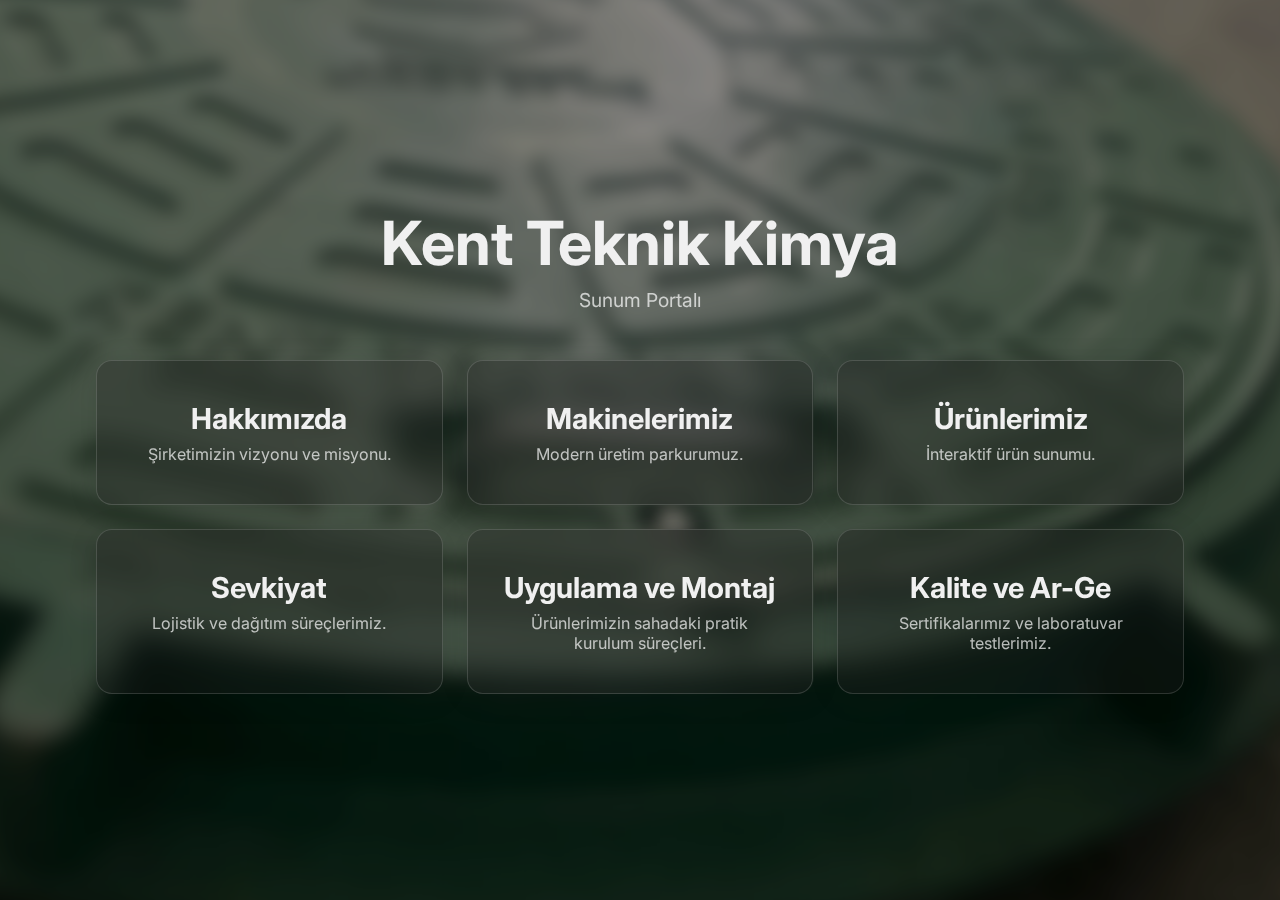
<file: index.html>
<!DOCTYPE html>
<html lang="tr">
<head>
    <meta charset="UTF-8">
    <meta name="viewport" content="width=device-width, initial-scale=1.0">
    <title>Kent Teknik Kimya - Sunum Portalı</title>
    <link rel="preconnect" href="https://fonts.googleapis.com">
    <link rel="preconnect" href="https://fonts.gstatic.com" crossorigin>
    <link href="https://fonts.googleapis.com/css2?family=Inter:wght@400;600;700&display=swap" rel="stylesheet">
    <link rel="stylesheet" href="style.css"> 
</head>
<body>
    <div class="portal-background"></div>

    <main class="portal-container">
        <header class="portal-header">
            <h1>Kent Teknik Kimya</h1>
            <a href="sunum.html" class="portal-subtitle">Sunum Portalı</a>
        </header>

        

        <nav class="portal-nav">
            <a href="hakkimizda.html" class="nav-card">
                <h2>Hakkımızda</h2>
                <p>Şirketimizin vizyonu ve misyonu.</p>
            </a>
            <a href="makineler.html" class="nav-card">
                <h2>Makinelerimiz</h2>
                <p>Modern üretim parkurumuz.</p>
            </a>
            <a href="products.html" class="nav-card">
                <h2>Ürünlerimiz</h2>
                <p>İnteraktif ürün sunumu.</p>
            </a>
            <a href="sevkiyat.html" class="nav-card">
                <h2>Sevkiyat</h2>
                <p>Lojistik ve dağıtım süreçlerimiz.</p>
            </a>
            <a href="montaj.html" class="nav-card"> 
                <h2>Uygulama ve Montaj</h2>
                <p>Ürünlerimizin sahadaki pratik kurulum süreçleri.</p>
            </a>
            <a href="kalite-arge.html" class="nav-card">
                <h2>Kalite ve Ar-Ge</h2>
                <p>Sertifikalarımız ve laboratuvar testlerimiz.</p>
            </a>            
        </nav>
    </main>
</body>
</html>
</file>
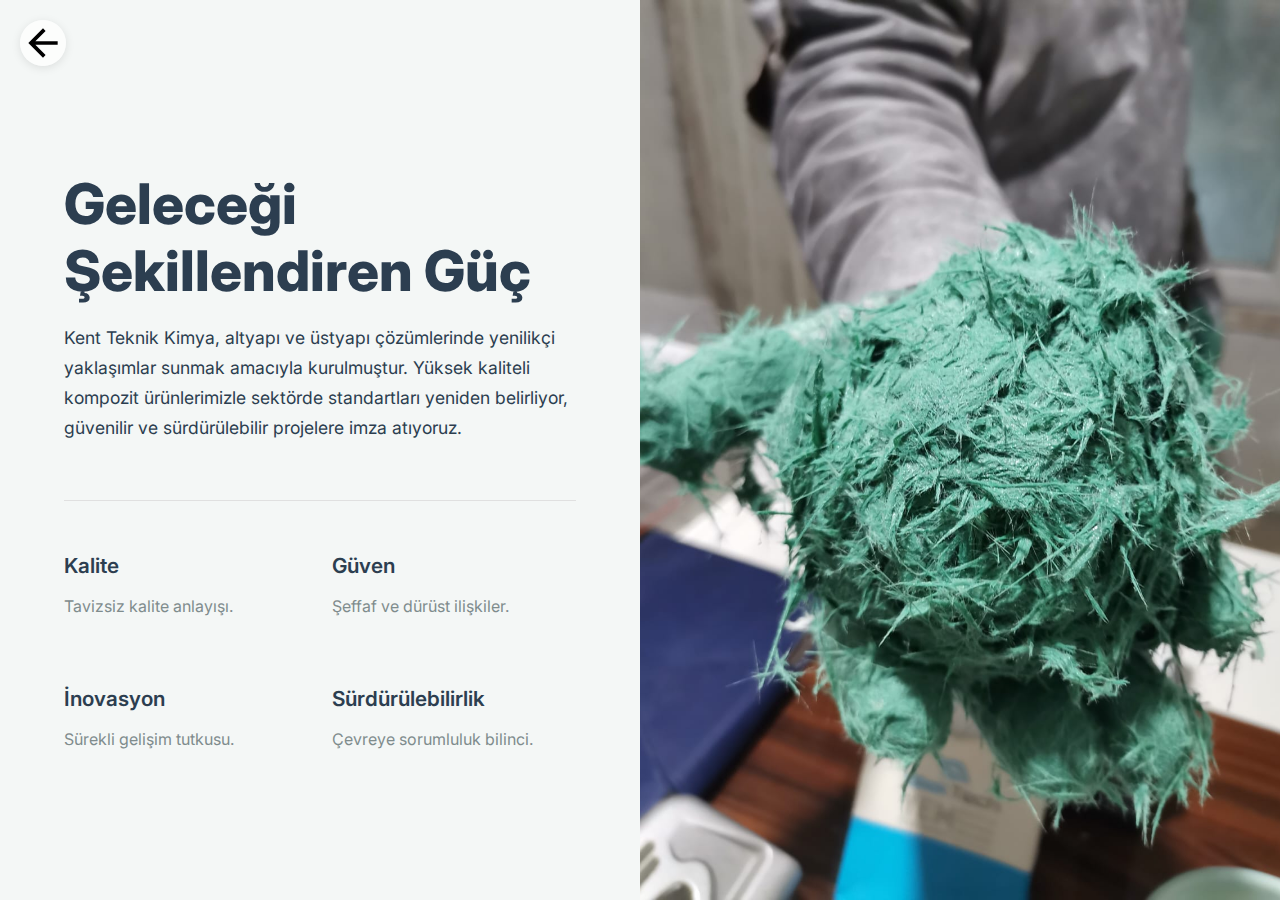
<file: hakkimizda.html>
<!DOCTYPE html>
<html lang="tr">
<head>
    <meta charset="UTF-8">
    <meta name="viewport" content="width=device-width, initial-scale=1.0">
    <title>Hakkımızda - Kent Teknik Kimya</title>
    <link rel="preconnect" href="https://fonts.googleapis.com">
    <link rel="preconnect" href="https://fonts.gstatic.com" crossorigin>
    <link href="https://fonts.googleapis.com/css2?family=Inter:wght@400;500;700;800&display=swap" rel="stylesheet">
    <link rel="stylesheet" href="hakkimizda-style.css">
</head>
<body>
    <a href="index.html" class="back-to-home" title="Ana Sayfaya Dön">
        <svg viewBox="0 0 24 24"><path d="M20 11H7.83l5.59-5.59L12 4l-8 8 8 8 1.41-1.41L7.83 13H20v-2z"></path></svg>
    </a>

    <!-- Ana Konteyner -->
    <main class="page-container">
        
        <!-- Sol Taraf: Metin İçeriği -->
        <section class="content-panel">
            <div class="content-block">
                <h1>Geleceği Şekillendiren Güç</h1>
                <p>
                    Kent Teknik Kimya, altyapı ve üstyapı çözümlerinde yenilikçi yaklaşımlar sunmak amacıyla kurulmuştur. Yüksek kaliteli kompozit ürünlerimizle sektörde standartları yeniden belirliyor, güvenilir ve sürdürülebilir projelere imza atıyoruz.
                </p>
            </div>
            
            <div class="values-grid">
                <!-- Değer 1: Kalite -->
                <div class="value-card">
                    <h4>Kalite</h4>
                    <p>Tavizsiz kalite anlayışı.</p>
                </div>
                <!-- Değer 2: Güven -->
                <div class="value-card">
                    <h4>Güven</h4>
                    <p>Şeffaf ve dürüst ilişkiler.</p>
                </div>
                <!-- Değer 3: İnovasyon -->
                <div class="value-card">
                    <h4>İnovasyon</h4>
                    <p>Sürekli gelişim tutkusu.</p>
                </div>
                <!-- Değer 4: Sürdürülebilirlik -->
                <div class="value-card">
                    <h4>Sürdürülebilirlik</h4>
                    <p>Çevreye sorumluluk bilinci.</p>
                </div>
            </div>
        </section>

        <!-- Sağ Taraf: Ana Görsel -->
        <section class="image-panel">
            <!-- Arka plan olarak CSS'den eklenecek -->
        </section>
        
    </main>
</body>
</html>
</file>
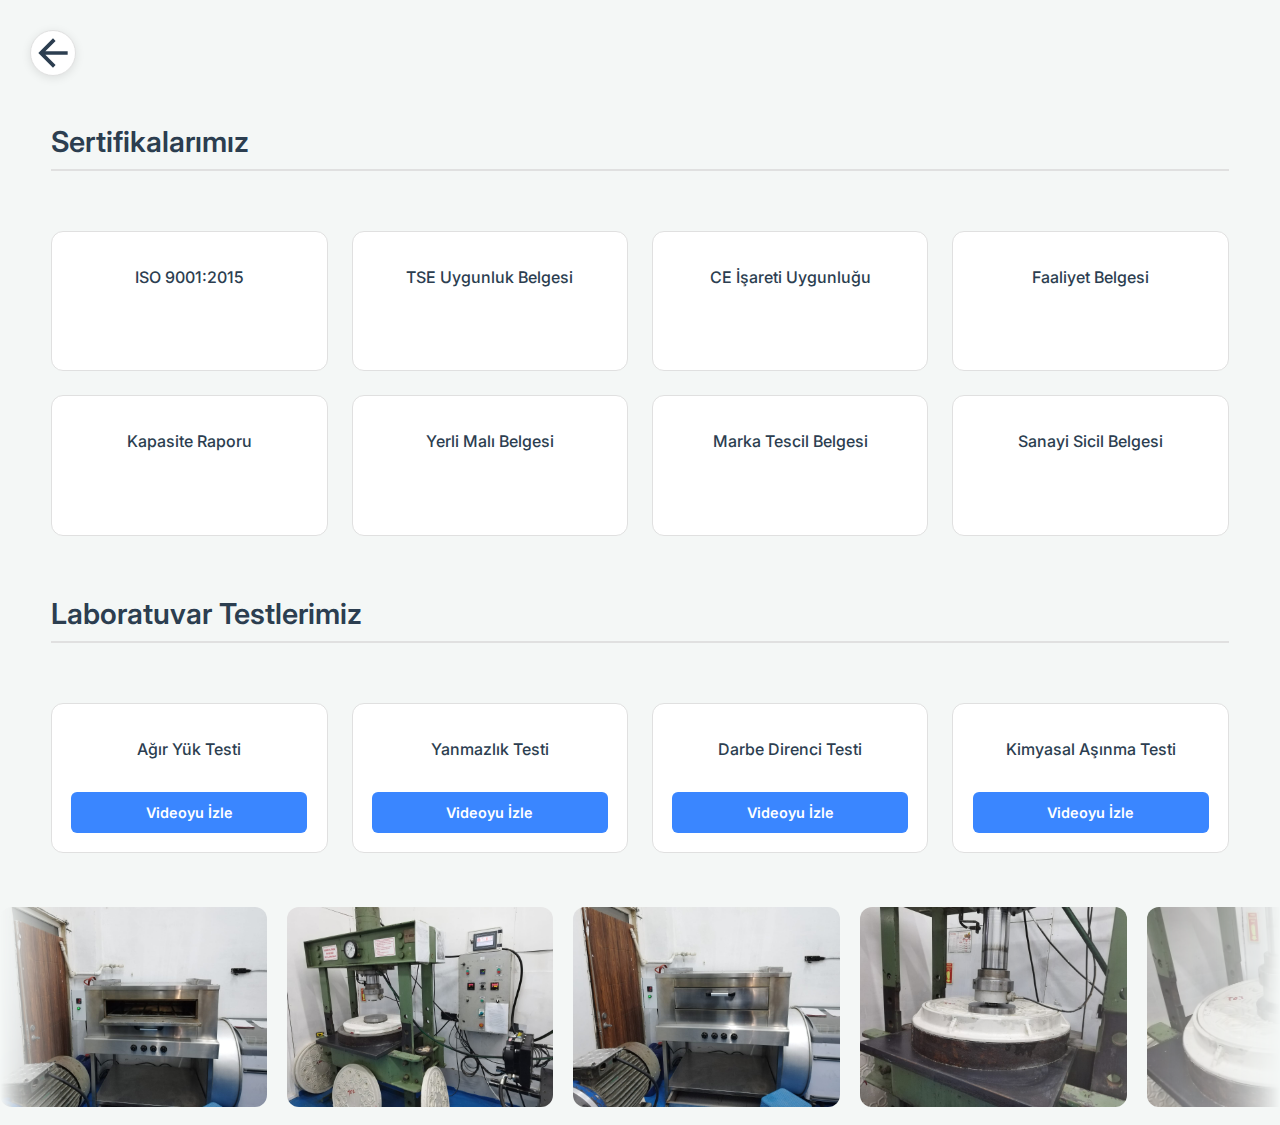
<file: kalite-arge.html>
<!DOCTYPE html>
<html lang="tr">
<head>
    <meta charset="UTF-8">
    <meta name="viewport" content="width=device-width, initial-scale=1.0">
    <title>Kalite ve Ar-Ge - Kent Teknik Kimya</title>
    <link rel="preconnect" href="https://fonts.googleapis.com">
    <link rel="preconnect" href="https://fonts.gstatic.com" crossorigin>
    <link href="https://fonts.googleapis.com/css2?family=Inter:wght@400;600;700&display=swap" rel="stylesheet">
    <!-- Doğru CSS dosyasına bağlandığından emin olun -->
    <link rel="stylesheet" href="kalite-arge-style.css">
</head>
<body>
    <a href="index.html" class="back-to-home" title="Ana Sayfaya Dön">
        <svg viewBox="0 0 24 24"><path d="M20 11H7.83l5.59-5.59L12 4l-8 8 8 8 1.41-1.41L7.83 13H20v-2z"></path></svg>
    </a>

    <main class="page-container">
        <!-- Sertifikalar Bölümü -->
        <h2 class="section-title">Sertifikalarımız</h2>
        <section class="documents-grid certificate-grid"> 
            <!-- Satır 1 -->
            <a href="belge/İSO 9001.pdf" target="_blank" class="document-card minimal-card">
                <h3>ISO 9001:2015</h3>
            </a>
            <a href="belge/TSE BELGESİ - KTK.PDF" target="_blank" class="document-card minimal-card">
                <h3>TSE Uygunluk Belgesi</h3>
            </a>
            <a href="belge/KENT TEKNİK KİMYA CE BELGESİ (1).pdf" target="_blank" class="document-card minimal-card">
                <h3>CE İşareti Uygunluğu</h3>
            </a>
            <a href="belge/Faaliyet belgesi - KTK.pdf" target="_blank" class="document-card minimal-card">
                <h3>Faaliyet Belgesi</h3>
            </a>

            <!-- Satır 2 -->
            <a href="belge/KAPASİTE RAPORU - KTK.pdf" target="_blank" class="document-card minimal-card">
                <h3>Kapasite Raporu</h3>
            </a>
            <a href="belge/yerli malı (1).pdf" target="_blank" class="document-card minimal-card">
                <h3>Yerli Malı Belgesi</h3>
            </a>
            <a href="belge/Kent Teknik Kimya Tescil belgesi (1).pdf" target="_blank" class="document-card minimal-card">
                <h3>Marka Tescil Belgesi</h3>
            </a>
            <a href="belge/Sanayi Sicil Belgesi 21.08.2024 (1).pdf" target="_blank" class="document-card minimal-card">
                <h3>Sanayi Sicil Belgesi</h3>
            </a>
        </section>

        <h2 class="section-title">Laboratuvar Testlerimiz</h2>
        <section class="documents-grid video-grid">
            <!-- 4 Video Kartı -->
            <div class="document-card minimal-card video-card" onclick="openVideoModal('dQw4w9WgXcQ')"><h3>Ağır Yük Testi</h3><button class="card-button">Videoyu İzle</button></div>
            <div class="document-card minimal-card video-card" onclick="openVideoModal('y2k5251tEa4')"><h3>Yanmazlık Testi</h3><button class="card-button">Videoyu İzle</button></div>
            <div class="document-card minimal-card video-card" onclick="openVideoModal('VIDEO_ID_3')"><h3>Darbe Direnci Testi</h3><button class="card-button">Videoyu İzle</button></div>
            <div class="document-card minimal-card video-card" onclick="openVideoModal('VIDEO_ID_4')"><h3>Kimyasal Aşınma Testi</h3><button class="card-button">Videoyu İzle</button></div>
        </section>
    </main>

    <footer class="slider-section">
        <div class="slider">
            <div class="list">
                
                <div class="item"><img src="deneyler/den.jpg" alt="Lab 1"></div>
                <div class="item"><img src="deneyler/den1.jpg" alt="Lab 2"></div>
                <div class="item"><img src="deneyler/den2.jpg" alt="Lab 3"></div>
                <div class="item"><img src="deneyler/den3.jpg" alt="Lab 1"></div>
                <div class="item"><img src="deneyler/den4.jpg" alt="Lab 2"></div>
                <div class="item"><img src="deneyler/den5.jpg" alt="Lab 3"></div>
                <div class="item"><img src="deneyler/den6.jpg" alt="Lab 1"></div>
                <div class="item"><img src="deneyler/den7.jpg" alt="Lab 2"></div>
                <div class="item"><img src="deneyler/den8.jpg" alt="Lab 3"></div>
                <div class="item"><img src="deneyler/den9.jpg" alt="Lab 1"></div>
                <div class="item"><img src="deneyler/den10.jpg" alt="Lab 2"></div>
                <div class="item"><img src="deneyler/den11.jpg" alt="Lab 3"></div>
                <div class="item"><img src="deneyler/deney.jpg" alt="Lab 3"></div>
            </div>
            <div class="list" aria-hidden="true">
                 <div class="item"><img src="deneyler/den.jpg" alt="Lab 1"></div>
                <div class="item"><img src="deneyler/den1.jpg" alt="Lab 2"></div>
                <div class="item"><img src="deneyler/den2.jpg" alt="Lab 3"></div>
                <div class="item"><img src="deneyler/den3.jpg" alt="Lab 1"></div>
                <div class="item"><img src="deneyler/den4.jpg" alt="Lab 2"></div>
                <div class="item"><img src="deneyler/den5.jpg" alt="Lab 3"></div>
                <div class="item"><img src="deneyler/den6.jpg" alt="Lab 1"></div>
                <div class="item"><img src="deneyler/den7.jpg" alt="Lab 2"></div>
                <div class="item"><img src="deneyler/den8.jpg" alt="Lab 3"></div>
                <div class="item"><img src="deneyler/den9.jpg" alt="Lab 1"></div>
                <div class="item"><img src="deneyler/den10.jpg" alt="Lab 2"></div>
                <div class="item"><img src="deneyler/den11.jpg" alt="Lab 3"></div>
                <div class="item"><img src="deneyler/deney.jpg" alt="Lab 3"></div>
            </div>
        </div>
    </footer>

    
    <div id="video-modal" class="video-modal">
        
    </div>
    <script>
        document.addEventListener('DOMContentLoaded', () => {
            const sliders = document.querySelectorAll('.slider');
            const isTouchDevice = () => {
                return ('ontouchstart' in window) || (navigator.maxTouchPoints > 0);
            };
    
            sliders.forEach(slider => {
                const lists = slider.querySelectorAll('.list');
    
                if (isTouchDevice()) {
                    slider.addEventListener('click', () => {
                        lists.forEach(list => {
                            const currentState = getComputedStyle(list).animationPlayState;
                            list.style.animationPlayState = (currentState === 'paused') ? 'running' : 'paused';
                        });
                    });
    
                } else {
                    let isPausedByClick = false;
                    slider.addEventListener('mouseenter', () => {
                        lists.forEach(list => list.style.animationPlayState = 'paused');
                    });
    
                    slider.addEventListener('mouseleave', () => {
                        if (!isPausedByClick) {
                            lists.forEach(list => list.style.animationPlayState = 'running');
                        }
                    });
                    slider.addEventListener('click', () => {
                        isPausedByClick = !isPausedByClick; 
                        
                        if (isPausedByClick) {
                            lists.forEach(list => list.style.animationPlayState = 'paused');
                        } else {
                        }
                    });
                }
            });
        });
    </script>
</body>
</html>
</file>
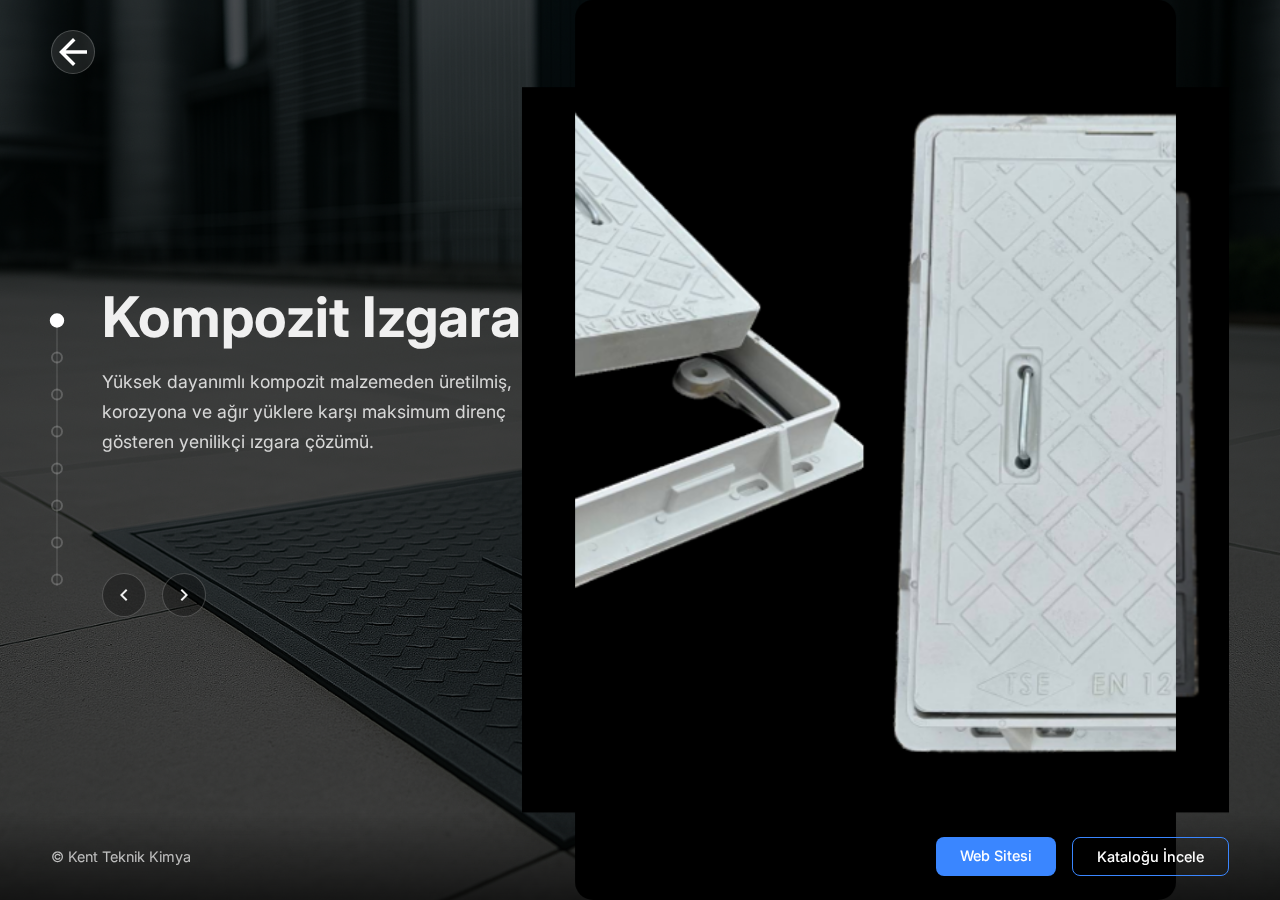
<file: products.html>
<!DOCTYPE html>
<html lang="tr">
<head>
    <meta charset="UTF-8">
    <meta name="viewport" content="width=device-width, initial-scale=1.0">
    <title>Kent Teknik Kimya - Ürünlerimiz</title>
    <link rel="preconnect" href="https://fonts.googleapis.com">
    <link rel="preconnect" href="https://fonts.gstatic.com" crossorigin>
    <link href="https://fonts.googleapis.com/css2?family=Inter:wght@400;700;800&display=swap" rel="stylesheet">
    <link rel="stylesheet" href="https://cdn.jsdelivr.net/npm/swiper@8/swiper-bundle.min.css"/>
    <link rel="stylesheet" href="products.css">
</head>
<body>
    <a href="index.html" class="back-to-home" title="Ana Sayfaya Dön">
        <svg viewBox="0 0 24 24"><path d="M20 11H7.83l5.59-5.59L12 4l-8 8 8 8 1.41-1.41L7.83 13H20v-2z"></path></svg>
    </a>

    <main class="showcase">
        <!-- background-slider div'i burada olmalı -->
        <div class="background-slider"></div>
        
        <div class="showcase-content">
            <section class="content-panel">
                <!-- timeline-nav div'i burada olmalı -->
                <div class="timeline-nav"></div> 
                <div class="text-rotator"></div>
                <div class="navigation-arrows">
                    <button class="arrow-btn prev-btn"><svg viewBox="0 0 24 24"><path d="M15.41 7.41L14 6l-6 6 6 6 1.41-1.41L10.83 12z"></path></svg></button>
                    <button class="arrow-btn next-btn"><svg viewBox="0 0 24 24"><path d="M8.59 16.59L10 18l6-6-6-6-1.41 1.41L13.17 12z"></path></svg></button>
                </div>
            </section>
            <section class="card-slider">
                <div class="swiper">
                    <div class="swiper-wrapper"></div>
                </div>
            </section>
        </div>
    </main>

    <footer class="site-footer">
        <p class="copyright-text">© Kent Teknik Kimya</p>
        <div class="footer-buttons">
            <a href="https://www.kentteknikkimya.com.tr/" target="_blank" class="button">Web Sitesi</a>
            <a href="https://www.kentteknikkimya.com.tr/katalog/" target="_blank" class="button button-secondary">Kataloğu İncele</a>
        </div>
    </footer>

    <!-- SCRIPTLER (defer özelliği ile) -->
    <script src="https://cdn.jsdelivr.net/npm/swiper@8/swiper-bundle.min.js" defer></script>
    <script src="products.js" defer></script>
</body>
</html>
</file>
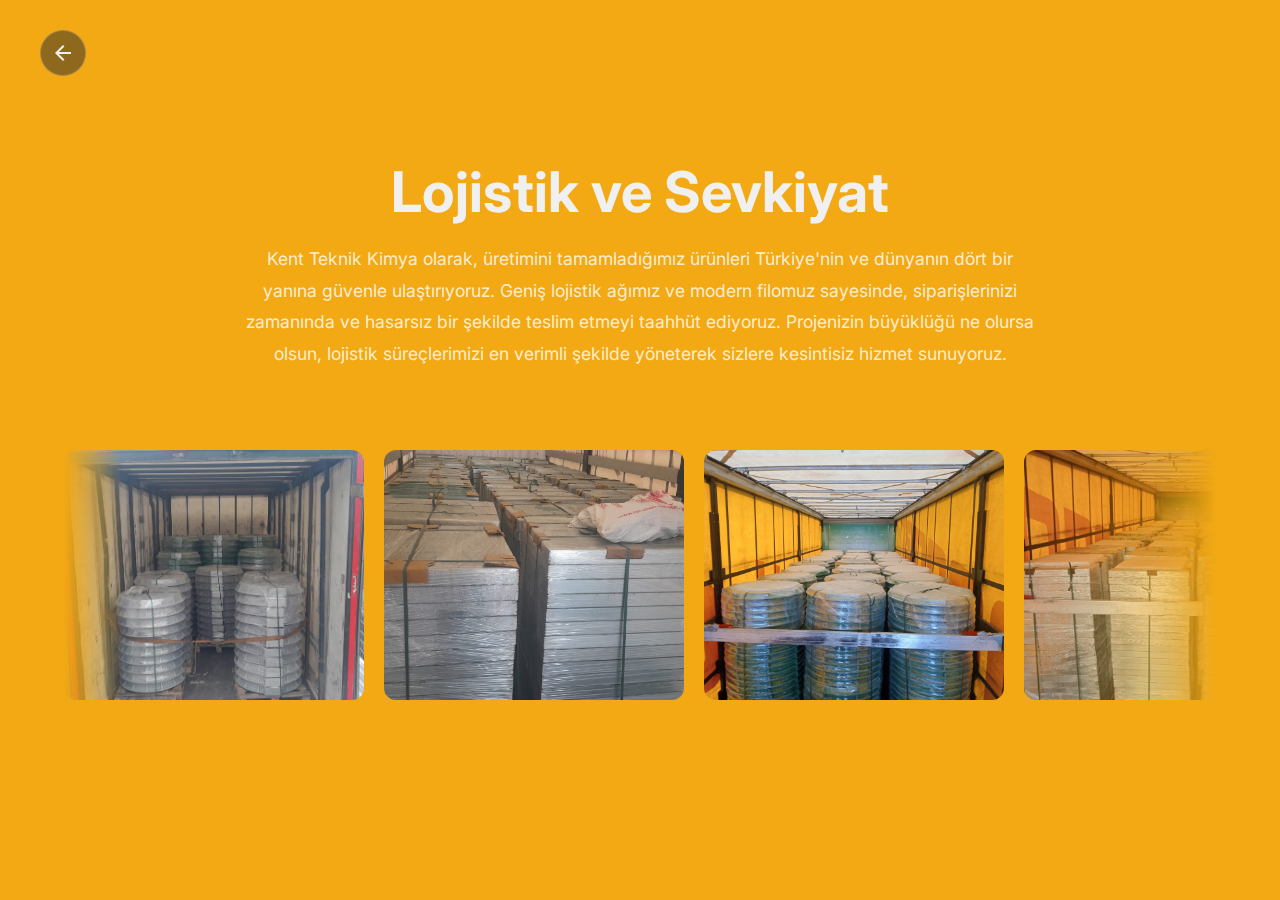
<file: sevkiyat.html>
<!DOCTYPE html>
<html lang="tr">
<head>
    <meta charset="UTF-8">
    <meta name="viewport" content="width=device-width, initial-scale=1.0">
    <title>Kent Teknik Kimya - Lojistik ve Sevkiyat</title>
    <link rel="preconnect" href="https://fonts.googleapis.com">
    <link rel="preconnect" href="https://fonts.gstatic.com" crossorigin>
    <link href="https://fonts.googleapis.com/css2?family=Inter:wght@400;600;700&display=swap" rel="stylesheet">
    <link rel="stylesheet" href="sevkiyat-style.css">
</head>
<body>
    <a href="index.html" class="back-to-home" title="Ana Sayfaya Dön">
        <svg viewBox="0 0 24 24"><path d="M20 11H7.83l5.59-5.59L12 4l-8 8 8 8 1.41-1.41L7.83 13H20v-2z"></path></svg>
    </a>

    <main class="page-container">
        <section class="content-section">
            <h1>Lojistik ve Sevkiyat</h1>
            <p>
                Kent Teknik Kimya olarak, üretimini tamamladığımız ürünleri Türkiye'nin ve dünyanın dört bir yanına güvenle ulaştırıyoruz. Geniş lojistik ağımız ve modern filomuz sayesinde, siparişlerinizi zamanında ve hasarsız bir şekilde teslim etmeyi taahhüt ediyoruz. Projenizin büyüklüğü ne olursa olsun, lojistik süreçlerimizi en verimli şekilde yöneterek sizlere kesintisiz hizmet sunuyoruz.
            </p>
        </section>

        <!-- Sonsuz Dönen Fotoğraf Şeridi -->
        <!-- Sonsuz Dönen Fotoğraf Şeridi (GÜNCELLENMİŞ YAPI) -->
        <section class="slider-section">
            <div class="slider">
                <!-- Resim listesi 2 kez kopyalandı -->
                <div class="list">
                    <div class="item"><img src="resim/loj.jpg" alt=""></div>
                    <div class="item"><img src="resim/loj1.jpg" alt=""></div>
                    <div class="item"><img src="resim/loj2.jpg" alt=""></div>
                    <div class="item"><img src="resim/loj3.jpg" alt=""></div>
                    <div class="item"><img src="resim/loj4.jpg" alt=""></div>
                    <div class="item"><img src="resim/loj5.jpg" alt=""></div>
                    <div class="item"><img src="resim/loj6.jpg" alt=""></div>
                    <div class="item"><img src="resim/loj7.jpg" alt=""></div>
                    <div class="item"><img src="resim/loj8.jpg" alt=""></div>
                    <div class="item"><img src="resim/loj9.jpg" alt=""></div>
                    <div class="item"><img src="resim/loj10.jpg" alt=""></div>
                    <div class="item"><img src="resim/loj11.jpg" alt=""></div>
                    <div class="item"><img src="resim/loj12.jpg" alt=""></div>
                    <div class="item"><img src="resim/loj13.jpg" alt=""></div>
                    <div class="item"><img src="resim/loj14.jpg" alt=""></div>
                    <div class="item"><img src="resim/loj15.jpg" alt=""></div>
                    <div class="item"><img src="resim/loj16.jpg" alt=""></div>
                    <div class="item"><img src="resim/loj17.jpg" alt=""></div>
                    <div class="item"><img src="resim/loj18.jpg" alt=""></div>
                    <div class="item"><img src="resim/loj19.jpg" alt=""></div>
                    <div class="item"><img src="resim/loj20.jpg" alt=""></div>
                    <div class="item"><img src="resim/loj21.jpg" alt=""></div>
                    <div class="item"><img src="resim/loj22.jpg" alt=""></div>
                    <div class="item"><img src="resim/loj23.jpg" alt=""></div>
                    <div class="item"><img src="resim/loj24.jpg" alt=""></div>
                </div>
                <!-- Kopyalanmış liste -->
                <div class="list" aria-hidden="true">
                    <div class="item"><img src="resim/loj.jpg" alt=""></div>
                    <div class="item"><img src="resim/loj1.jpg" alt=""></div>
                    <div class="item"><img src="resim/loj2.jpg" alt=""></div>
                    <div class="item"><img src="resim/loj3.jpg" alt=""></div>
                    <div class="item"><img src="resim/loj4.jpg" alt=""></div>
                    <div class="item"><img src="resim/loj5.jpg" alt=""></div>
                    <div class="item"><img src="resim/loj6.jpg" alt=""></div>
                    <div class="item"><img src="resim/loj7.jpg" alt=""></div>
                    <div class="item"><img src="resim/loj8.jpg" alt=""></div>
                    <div class="item"><img src="resim/loj9.jpg" alt=""></div>
                    <div class="item"><img src="resim/loj10.jpg" alt=""></div>
                    <div class="item"><img src="resim/loj11.jpg" alt=""></div>
                    <div class="item"><img src="resim/loj12.jpg" alt=""></div>
                    <div class="item"><img src="resim/loj13.jpg" alt=""></div>
                    <div class="item"><img src="resim/loj14.jpg" alt=""></div>
                    <div class="item"><img src="resim/loj15.jpg" alt=""></div>
                    <div class="item"><img src="resim/loj16.jpg" alt=""></div>
                    <div class="item"><img src="resim/loj17.jpg" alt=""></div>
                    <div class="item"><img src="resim/loj18.jpg" alt=""></div>
                    <div class="item"><img src="resim/loj19.jpg" alt=""></div>
                    <div class="item"><img src="resim/loj20.jpg" alt=""></div>
                    <div class="item"><img src="resim/loj21.jpg" alt=""></div>
                    <div class="item"><img src="resim/loj22.jpg" alt=""></div>
                    <div class="item"><img src="resim/loj23.jpg" alt=""></div>
                    <div class="item"><img src="resim/loj24.jpg" alt=""></div>
                </div>
            </div>
        </section>
    </main>
    <script>
        document.addEventListener('DOMContentLoaded', () => {
            const sliders = document.querySelectorAll('.slider');
            const isTouchDevice = () => {
                return ('ontouchstart' in window) || (navigator.maxTouchPoints > 0);
            };
    
            sliders.forEach(slider => {
                const lists = slider.querySelectorAll('.list');
    
                if (isTouchDevice()) {
                    slider.addEventListener('click', () => {
                        lists.forEach(list => {
                            const currentState = getComputedStyle(list).animationPlayState;
                            list.style.animationPlayState = (currentState === 'paused') ? 'running' : 'paused';
                        });
                    });
    
                } else {
                    let isPausedByClick = false;
                    slider.addEventListener('mouseenter', () => {
                        lists.forEach(list => list.style.animationPlayState = 'paused');
                    });
    
                    slider.addEventListener('mouseleave', () => {
                        if (!isPausedByClick) {
                            lists.forEach(list => list.style.animationPlayState = 'running');
                        }
                    });
                    slider.addEventListener('click', () => {
                        isPausedByClick = !isPausedByClick; 
                        
                        if (isPausedByClick) {
                            lists.forEach(list => list.style.animationPlayState = 'paused');
                        } else {
                        }
                    });
                }
            });
        });
    </script>
</body>
</html>
</file>
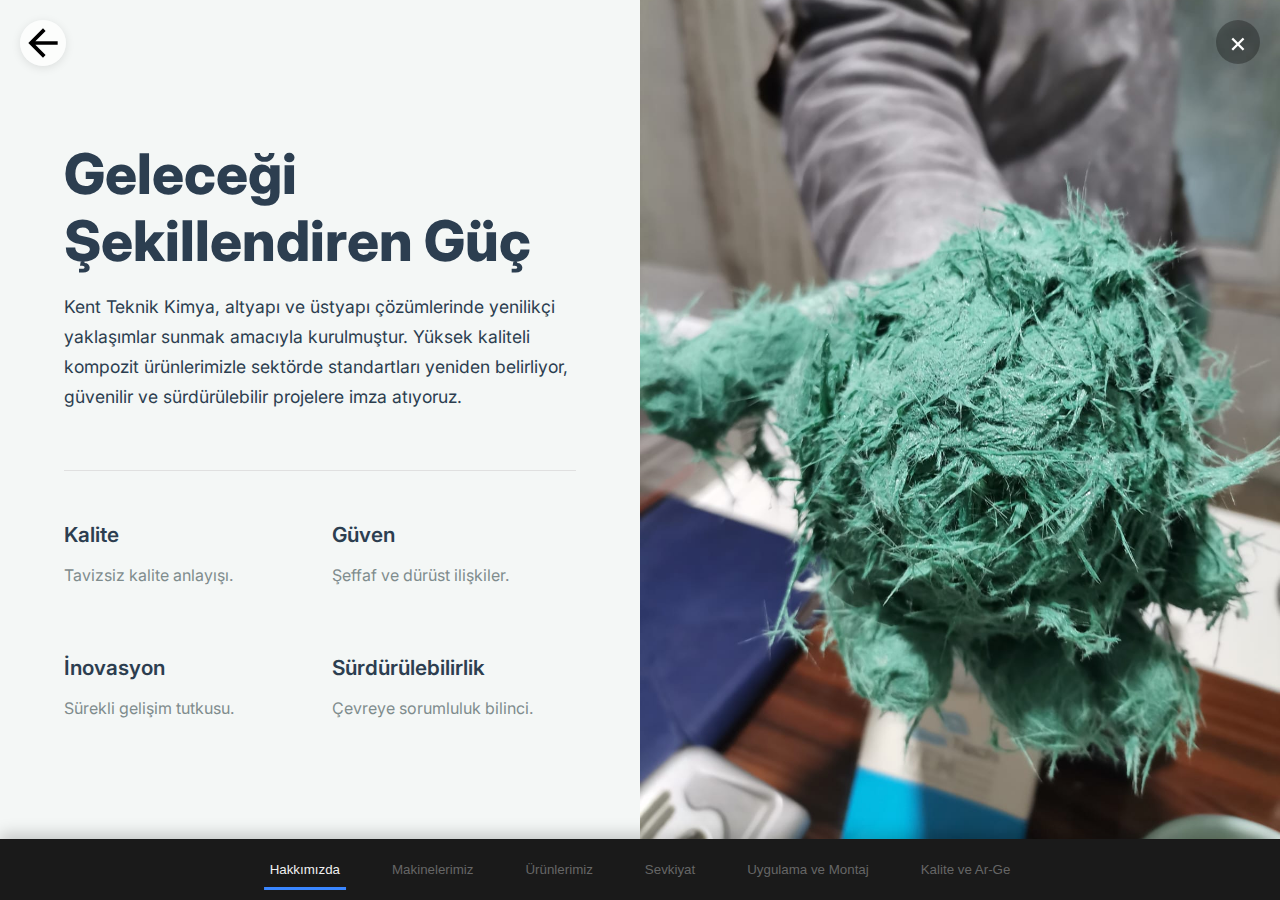
<file: sunum.html>
<!DOCTYPE html>
<html lang="tr">
<head>
    <meta charset="UTF-8">
    <meta name="viewport" content="width=device-width, initial-scale=1.0">
    <title>Kent Teknik Kimya - Kurumsal Sunum</title>
    <link rel="stylesheet" href="https://fonts.googleapis.com/css2?family=Inter:wght@400;600;700&display=swap">
    <link rel="stylesheet" href="sunum-stili.css"> 
</head>
<body>
    <a href="index.html" class="exit-presentation" title="Sunumu Bitir">×</a>
    <main id="content-container" class="content-container"></main>
    <nav class="presentation-nav"></nav>
    <script src="sunum-script.js"></script>
</body>
</html>
</file>
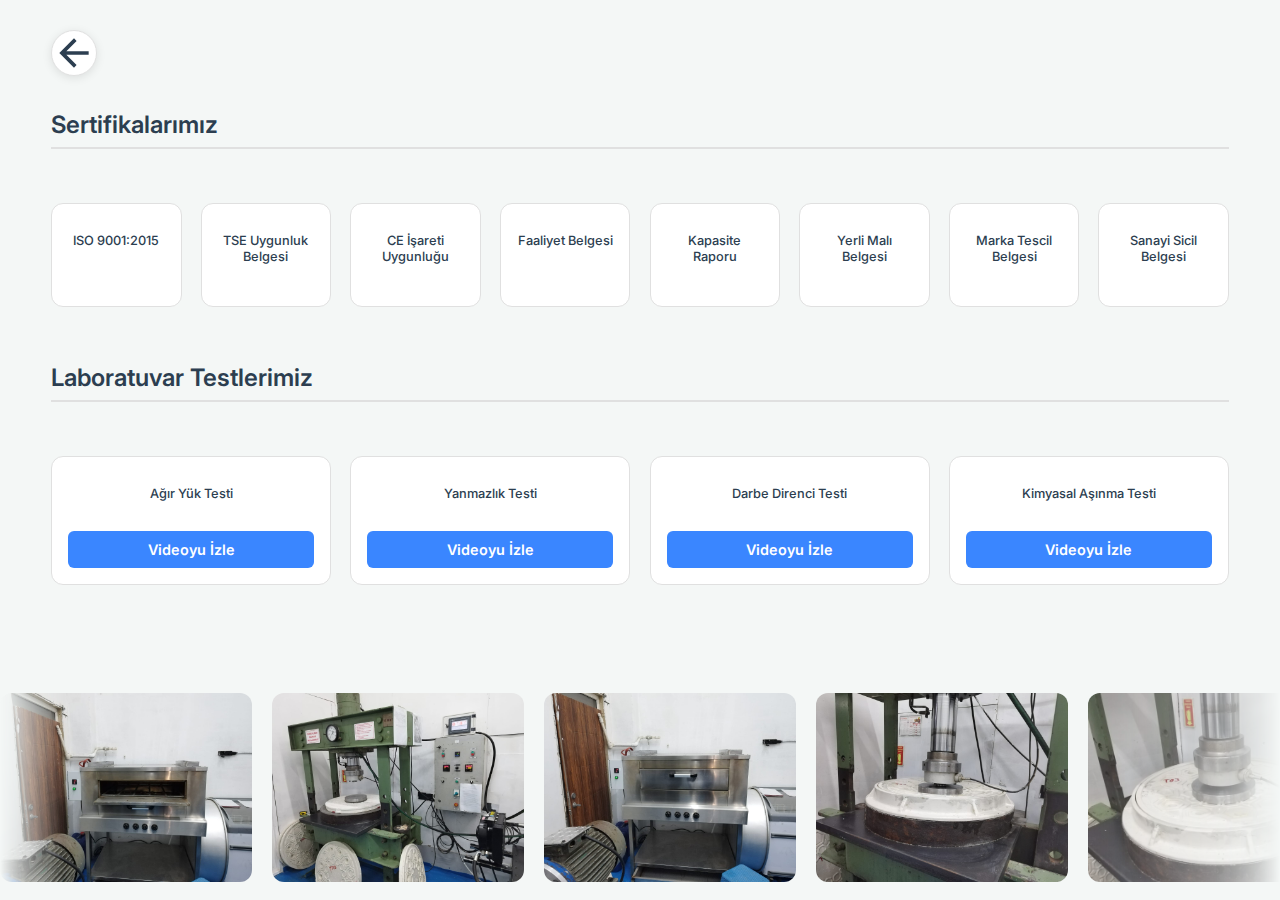
<file: KTK sunum/kalite-arge.html>
<!DOCTYPE html>
<html lang="tr">
<head>
    <meta charset="UTF-8">
    <meta name="viewport" content="width=device-width, initial-scale=1.0">
    <title>Kalite ve Ar-Ge - Kent Teknik Kimya</title>
    <link rel="preconnect" href="https://fonts.googleapis.com">
    <link rel="preconnect" href="https://fonts.gstatic.com" crossorigin>
    <link href="https://fonts.googleapis.com/css2?family=Inter:wght@400;600;700&display=swap" rel="stylesheet">
    <!-- Doğru CSS dosyasına bağlandığından emin olun -->
    <link rel="stylesheet" href="kalite-arge-style.css">
</head>
<body>
    <a href="index.html" class="back-to-home" title="Ana Sayfaya Dön">
        <svg viewBox="0 0 24 24"><path d="M20 11H7.83l5.59-5.59L12 4l-8 8 8 8 1.41-1.41L7.83 13H20v-2z"></path></svg>
    </a>

    <main class="page-container">
        <!-- Sertifikalar Bölümü -->
        <h2 class="section-title">Sertifikalarımız</h2>
        <section class="documents-grid certificate-grid"> <!-- YENİ: Ek sınıf adı -->
            <!-- Satır 1 -->
            <a href="belge/İSO 9001.pdf" target="_blank" class="document-card minimal-card">
                <h3>ISO 9001:2015</h3>
            </a>
            <a href="belge/TSE BELGESİ - KTK.PDF" target="_blank" class="document-card minimal-card">
                <h3>TSE Uygunluk Belgesi</h3>
            </a>
            <a href="belge/KENT TEKNİK KİMYA CE BELGESİ (1).pdf" target="_blank" class="document-card minimal-card">
                <h3>CE İşareti Uygunluğu</h3>
            </a>
            <a href="belge/Faaliyet belgesi - KTK.pdf" target="_blank" class="document-card minimal-card">
                <h3>Faaliyet Belgesi</h3>
            </a>

            <!-- Satır 2 -->
            <a href="belge/KAPASİTE RAPORU - KTK.pdf" target="_blank" class="document-card minimal-card">
                <h3>Kapasite Raporu</h3>
            </a>
            <a href="belge/yerli malı (1).pdf" target="_blank" class="document-card minimal-card">
                <h3>Yerli Malı Belgesi</h3>
            </a>
            <a href="belge/Kent Teknik Kimya Tescil belgesi (1).pdf" target="_blank" class="document-card minimal-card">
                <h3>Marka Tescil Belgesi</h3>
            </a>
            <a href="belge/Sanayi Sicil Belgesi 21.08.2024 (1).pdf" target="_blank" class="document-card minimal-card">
                <h3>Sanayi Sicil Belgesi</h3>
            </a>
        </section>

        <h2 class="section-title">Laboratuvar Testlerimiz</h2>
        <section class="documents-grid video-grid">
            <!-- 4 Video Kartı -->
            <div class="document-card minimal-card video-card" onclick="openVideoModal('dQw4w9WgXcQ')"><h3>Ağır Yük Testi</h3><button class="card-button">Videoyu İzle</button></div>
            <div class="document-card minimal-card video-card" onclick="openVideoModal('y2k5251tEa4')"><h3>Yanmazlık Testi</h3><button class="card-button">Videoyu İzle</button></div>
            <div class="document-card minimal-card video-card" onclick="openVideoModal('VIDEO_ID_3')"><h3>Darbe Direnci Testi</h3><button class="card-button">Videoyu İzle</button></div>
            <div class="document-card minimal-card video-card" onclick="openVideoModal('VIDEO_ID_4')"><h3>Kimyasal Aşınma Testi</h3><button class="card-button">Videoyu İzle</button></div>
        </section>
    </main>

    <!-- Sonsuz Dönen Laboratuvar Resimleri Şeridi -->
    <footer class="slider-section">
        <div class="slider">
            <div class="list">
                <!-- Lab Resimleri -->
                <div class="item"><img src="deneyler/den.jpg" alt="Lab 1"></div>
                <div class="item"><img src="deneyler/den1.jpg" alt="Lab 2"></div>
                <div class="item"><img src="deneyler/den2.jpg" alt="Lab 3"></div>
                <div class="item"><img src="deneyler/den3.jpg" alt="Lab 1"></div>
                <div class="item"><img src="deneyler/den4.jpg" alt="Lab 2"></div>
                <div class="item"><img src="deneyler/den5.jpg" alt="Lab 3"></div>
                <div class="item"><img src="deneyler/den6.jpg" alt="Lab 1"></div>
                <div class="item"><img src="deneyler/den7.jpg" alt="Lab 2"></div>
                <div class="item"><img src="deneyler/den8.jpg" alt="Lab 3"></div>
                <div class="item"><img src="deneyler/den9.jpg" alt="Lab 1"></div>
                <div class="item"><img src="deneyler/den10.jpg" alt="Lab 2"></div>
                <div class="item"><img src="deneyler/den11.jpg" alt="Lab 3"></div>
                <div class="item"><img src="deneyler/deney.jpg" alt="Lab 3"></div>
            </div>
            <div class="list" aria-hidden="true">
                 <div class="item"><img src="deneyler/den.jpg" alt="Lab 1"></div>
                <div class="item"><img src="deneyler/den1.jpg" alt="Lab 2"></div>
                <div class="item"><img src="deneyler/den2.jpg" alt="Lab 3"></div>
                <div class="item"><img src="deneyler/den3.jpg" alt="Lab 1"></div>
                <div class="item"><img src="deneyler/den4.jpg" alt="Lab 2"></div>
                <div class="item"><img src="deneyler/den5.jpg" alt="Lab 3"></div>
                <div class="item"><img src="deneyler/den6.jpg" alt="Lab 1"></div>
                <div class="item"><img src="deneyler/den7.jpg" alt="Lab 2"></div>
                <div class="item"><img src="deneyler/den8.jpg" alt="Lab 3"></div>
                <div class="item"><img src="deneyler/den9.jpg" alt="Lab 1"></div>
                <div class="item"><img src="deneyler/den10.jpg" alt="Lab 2"></div>
                <div class="item"><img src="deneyler/den11.jpg" alt="Lab 3"></div>
                <div class="item"><img src="deneyler/deney.jpg" alt="Lab 3"></div>
            </div>
        </div>
    </footer>

    <!-- Video için Popup (Modal) Penceresi -->
    <div id="video-modal" class="video-modal">
        <!-- ... (modal içeriği aynı) ... -->
    </div>
    <script>
        // ... (JavaScript kodu aynı) ...
    </script>
</body>
</html>
</file>
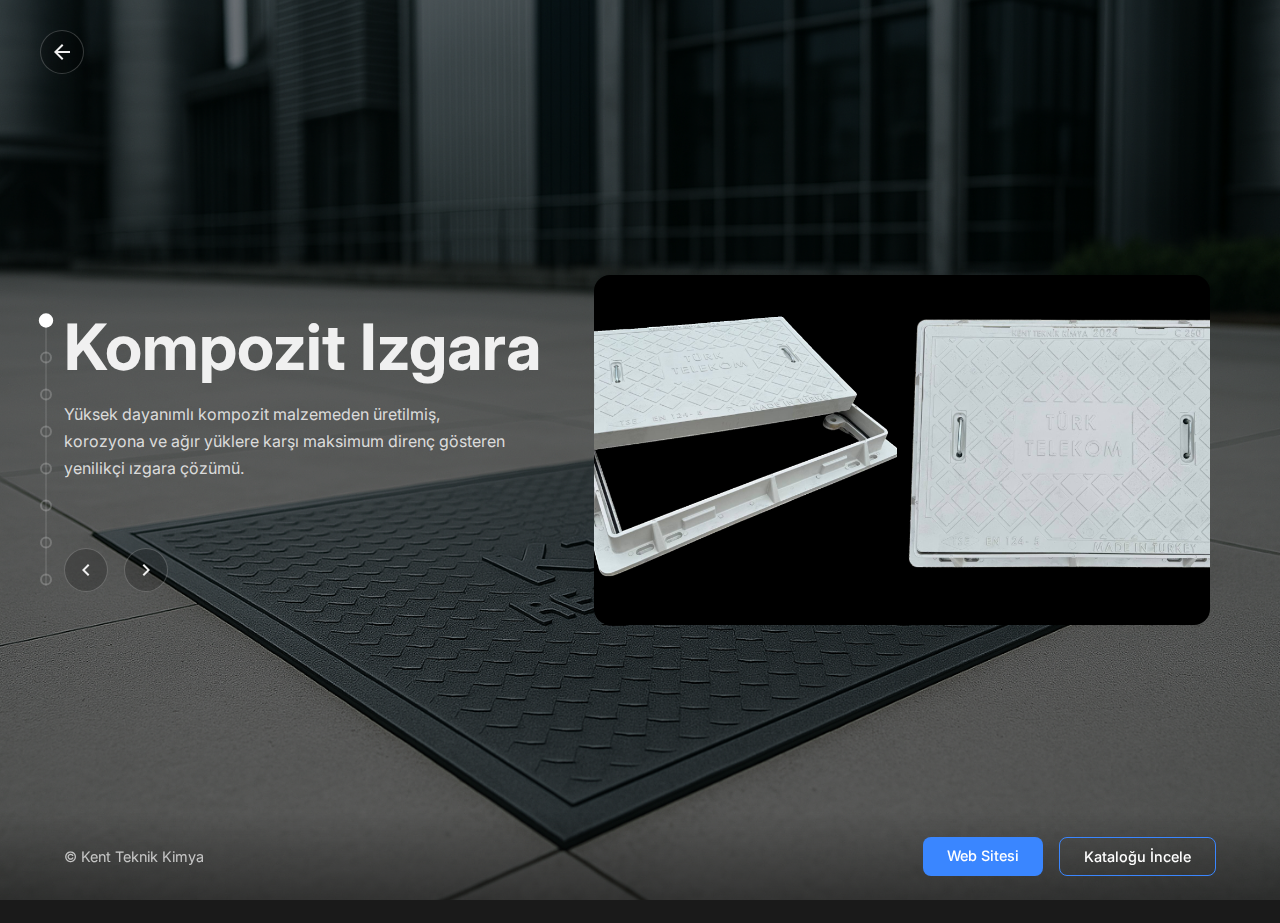
<file: KTK sunum/products.html>
<!DOCTYPE html>
<html lang="tr">
<head>
    <meta charset="UTF-8">
    <meta name="viewport" content="width=device-width, initial-scale=1.0">
    <title>Kent Teknik Kimya - Ürün Sunumu</title>

    <!-- Google Fonts: Inter -->
    <link rel="preconnect" href="https://fonts.googleapis.com">
    <link rel="preconnect" href="https://fonts.gstatic.com" crossorigin>
    <link href="https://fonts.googleapis.com/css2?family=Inter:wght@400;500;700&display=swap" rel="stylesheet">
    
    <!-- Swiper.js CSS Kütüphanesi -->
    <link rel="stylesheet" href="https://cdn.jsdelivr.net/npm/swiper@8/swiper-bundle.min.css"/>
    
    <!-- Kendi Stil Dosyamız -->
    <link rel="stylesheet" href="products.css">
</head>
<body>

    <a href="index.html" class="back-to-home" title="Ana Sayfaya Dön">
        <svg viewBox="0 0 24 24"><path d="M20 11H7.83l5.59-5.59L12 4l-8 8 8 8 1.41-1.41L7.83 13H20v-2z"></path></svg>
    </a>

    <!-- Bütün sunumu kapsayan ana konteyner -->
    <main class="showcase">
        <div class="background-slider"></div>
        <div class="showcase-content">
            <nav class="timeline-nav"></nav>
            <section class="content-panel">
                <div class="text-rotator"></div>
                <div class="navigation-arrows">
                    <button class="arrow-btn prev-btn" aria-label="Önceki Slayt">
                        <svg viewBox="0 0 24 24"><path d="M15.41 7.41L14 6l-6 6 6 6 1.41-1.41L10.83 12z"></path></svg>
                    </button>
                    <button class="arrow-btn next-btn" aria-label="Sonraki Slayt">
                        <svg viewBox="0 0 24 24"><path d="M8.59 16.59L10 18l6-6-6-6-1.41 1.41L13.17 12z"></path></svg>
                    </button>
                </div>
            </section>
            <section class="card-slider">
                <div class="swiper">
                    <div class="swiper-wrapper"></div>
                </div>
            </section>
        </div>
    </main>

    <!-- YENİ: SABİT ALT BİLGİ (FOOTER) ALANI -->
    <footer class="site-footer">
        <p class="copyright-text">© Kent Teknik Kimya</p>
        <div class="footer-buttons">
            <a href="https://www.kentteknikkimya.com.tr/" target="_blank" class="button">Web Sitesi</a>
            <a href="https://www.kentteknikkimya.com.tr/katalog/" target="_blank" class="button button-secondary">Kataloğu İncele</a>
        </div>
    </footer>

    <!-- Swiper.js Kütüphanesi -->
    <script src="https://cdn.jsdelivr.net/npm/swiper@8/swiper-bundle.min.js"></script>
    <!-- Kendi Script Dosyamız -->
    <script src="products.js"></script>

</body>
</html>
</file>
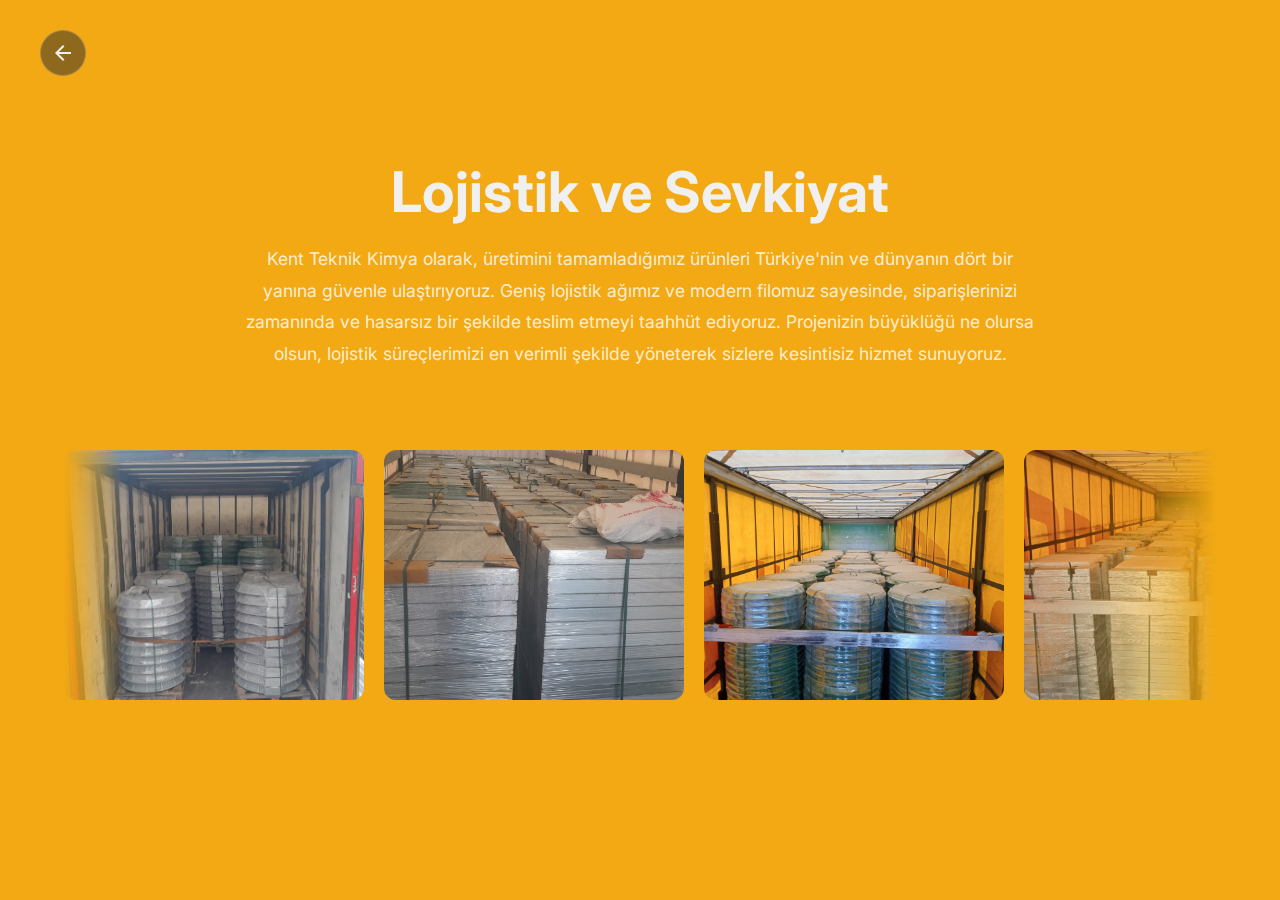
<file: KTK sunum/sevkiyat.html>
<!DOCTYPE html>
<html lang="tr">
<head>
    <meta charset="UTF-8">
    <meta name="viewport" content="width=device-width, initial-scale=1.0">
    <title>Kent Teknik Kimya - Lojistik ve Sevkiyat</title>
    <link rel="preconnect" href="https://fonts.googleapis.com">
    <link rel="preconnect" href="https://fonts.gstatic.com" crossorigin>
    <link href="https://fonts.googleapis.com/css2?family=Inter:wght@400;600;700&display=swap" rel="stylesheet">
    <link rel="stylesheet" href="sevkiyat-style.css">
</head>
<body>
    <a href="index.html" class="back-to-home" title="Ana Sayfaya Dön">
        <svg viewBox="0 0 24 24"><path d="M20 11H7.83l5.59-5.59L12 4l-8 8 8 8 1.41-1.41L7.83 13H20v-2z"></path></svg>
    </a>

    <main class="page-container">
        <section class="content-section">
            <h1>Lojistik ve Sevkiyat</h1>
            <p>
                Kent Teknik Kimya olarak, üretimini tamamladığımız ürünleri Türkiye'nin ve dünyanın dört bir yanına güvenle ulaştırıyoruz. Geniş lojistik ağımız ve modern filomuz sayesinde, siparişlerinizi zamanında ve hasarsız bir şekilde teslim etmeyi taahhüt ediyoruz. Projenizin büyüklüğü ne olursa olsun, lojistik süreçlerimizi en verimli şekilde yöneterek sizlere kesintisiz hizmet sunuyoruz.
            </p>
        </section>

        <!-- Sonsuz Dönen Fotoğraf Şeridi -->
        <!-- Sonsuz Dönen Fotoğraf Şeridi (GÜNCELLENMİŞ YAPI) -->
        <section class="slider-section">
            <div class="slider">
                <!-- Resim listesi 2 kez kopyalandı -->
                <div class="list">
                    <div class="item"><img src="resim/loj.jpg" alt=""></div>
                    <div class="item"><img src="resim/loj1.jpg" alt=""></div>
                    <div class="item"><img src="resim/loj2.jpg" alt=""></div>
                    <div class="item"><img src="resim/loj3.jpg" alt=""></div>
                    <div class="item"><img src="resim/loj4.jpg" alt=""></div>
                    <div class="item"><img src="resim/loj5.jpg" alt=""></div>
                    <div class="item"><img src="resim/loj6.jpg" alt=""></div>
                    <div class="item"><img src="resim/loj7.jpg" alt=""></div>
                    <div class="item"><img src="resim/loj8.jpg" alt=""></div>
                    <div class="item"><img src="resim/loj9.jpg" alt=""></div>
                    <div class="item"><img src="resim/loj10.jpg" alt=""></div>
                    <div class="item"><img src="resim/loj11.jpg" alt=""></div>
                    <div class="item"><img src="resim/loj12.jpg" alt=""></div>
                    <div class="item"><img src="resim/loj13.jpg" alt=""></div>
                    <div class="item"><img src="resim/loj14.jpg" alt=""></div>
                    <div class="item"><img src="resim/loj15.jpg" alt=""></div>
                    <div class="item"><img src="resim/loj16.jpg" alt=""></div>
                    <div class="item"><img src="resim/loj17.jpg" alt=""></div>
                    <div class="item"><img src="resim/loj18.jpg" alt=""></div>
                    <div class="item"><img src="resim/loj19.jpg" alt=""></div>
                    <div class="item"><img src="resim/loj20.jpg" alt=""></div>
                    <div class="item"><img src="resim/loj21.jpg" alt=""></div>
                    <div class="item"><img src="resim/loj22.jpg" alt=""></div>
                    <div class="item"><img src="resim/loj23.jpg" alt=""></div>
                    <div class="item"><img src="resim/loj24.jpg" alt=""></div>
                </div>
                <!-- Kopyalanmış liste -->
                <div class="list" aria-hidden="true">
                    <div class="item"><img src="resim/loj.jpg" alt=""></div>
                    <div class="item"><img src="resim/loj1.jpg" alt=""></div>
                    <div class="item"><img src="resim/loj2.jpg" alt=""></div>
                    <div class="item"><img src="resim/loj3.jpg" alt=""></div>
                    <div class="item"><img src="resim/loj4.jpg" alt=""></div>
                    <div class="item"><img src="resim/loj5.jpg" alt=""></div>
                    <div class="item"><img src="resim/loj6.jpg" alt=""></div>
                    <div class="item"><img src="resim/loj7.jpg" alt=""></div>
                    <div class="item"><img src="resim/loj8.jpg" alt=""></div>
                    <div class="item"><img src="resim/loj9.jpg" alt=""></div>
                    <div class="item"><img src="resim/loj10.jpg" alt=""></div>
                    <div class="item"><img src="resim/loj11.jpg" alt=""></div>
                    <div class="item"><img src="resim/loj12.jpg" alt=""></div>
                    <div class="item"><img src="resim/loj13.jpg" alt=""></div>
                    <div class="item"><img src="resim/loj14.jpg" alt=""></div>
                    <div class="item"><img src="resim/loj15.jpg" alt=""></div>
                    <div class="item"><img src="resim/loj16.jpg" alt=""></div>
                    <div class="item"><img src="resim/loj17.jpg" alt=""></div>
                    <div class="item"><img src="resim/loj18.jpg" alt=""></div>
                    <div class="item"><img src="resim/loj19.jpg" alt=""></div>
                    <div class="item"><img src="resim/loj20.jpg" alt=""></div>
                    <div class="item"><img src="resim/loj21.jpg" alt=""></div>
                    <div class="item"><img src="resim/loj22.jpg" alt=""></div>
                    <div class="item"><img src="resim/loj23.jpg" alt=""></div>
                    <div class="item"><img src="resim/loj24.jpg" alt=""></div>
                </div>
            </div>
        </section>
    </main>
</body>
</html>
</file>
<file: style.css>
:root {
    --bg-color: #1a1a1a;
    --text-color: #f0f0f0;
    --primary-color: #3a86ff; 
    --card-bg: rgba(30, 30, 30, 0.3); 
    --card-border: rgba(255, 255, 255, 0.15); 
    --font-family: 'Inter', sans-serif;
}

* { box-sizing: border-box; margin: 0; padding: 0; }

body {
    font-family: var(--font-family);
    background-color: var(--bg-color);
    color: var(--text-color);
    display: flex;
    align-items: center;
    justify-content: center;
    min-height: 100vh;
    
}

.portal-background {
    position: fixed;
    top: 0;
    left: 0;
    width: 100%;
    height: 100%;
    background-image: url('resim/kentkapak.jpg'); 
    background-size: cover;
    background-position: center;
    filter: blur(8px) brightness(0.6); 
    transform: scale(1.1);
    z-index: -1;
}

.portal-container {
    width: 90%;
    max-width: 1300px; 
    text-align: center;
    padding: 2rem;
}

.portal-header {
    margin-bottom: 3rem;
}

.portal-header h1 {
    font-size: 3.8rem;
    font-weight: 700;
    margin-bottom: 0.5rem;
}

.portal-subtitle {
    font-size: 1.2rem;
    color: rgba(255, 255, 255, 0.7);
    text-decoration: none; 
    transition: color 0.3s;
}

.portal-subtitle:hover {
    color: #fff; 
}

.portal-nav {
    display: grid;
    grid-template-columns: repeat(3, 1fr); ;
    gap: 1.5rem;
}

.nav-card {
    background-color: var(--card-bg);
    border: 1px solid var(--card-border);
    border-radius: 16px; 
    padding: 2.5rem 2rem;
    text-decoration: none;
    color: var(--text-color);
    transition: all 0.3s ease;
    backdrop-filter: blur(12px);
    -webkit-backdrop-filter: blur(12px);
    box-shadow: 0 4px 30px rgba(0, 0, 0, 0.1);
}

.nav-card:hover {
    transform: translateY(-10px);
    border-color: rgba(255, 255, 255, 0.4);
    box-shadow: 0 10px 40px rgba(0, 0, 0, 0.2);
}

.nav-card h2 {
    font-size: 1.8rem;
    margin-bottom: 0.5rem;
}

.nav-card p {
    color: rgba(255, 255, 255, 0.7);
}
@media (max-width: 1024px) {
    .portal-nav {
        /* Tabletlerde 2 sütun */
        grid-template-columns: repeat(2, 1fr);
    }
    .portal-header h1 { font-size: 3rem; }
}

@media (max-width: 767px) {
    body {
        overflow-y: auto;
        align-items: flex-start;
        padding-top: 4rem; 
    }
    .portal-container {
        padding: 1rem;
    }
    .portal-header h1 { font-size: 2.5rem; }
    .portal-nav {
        grid-template-columns: 1fr;
    }
}
</file>
<file: hakkimizda-style.css>
/* --- TEMEL AYARLAR --- */
:root {
    --bg-color: #f4f7f6;
    --text-color: #2c3e50;
    --primary-color: #3a86ff;
    --font-family: 'Inter', sans-serif;
}

body {
    margin: 0;
    background-color: var(--bg-color);
    color: var(--text-color);
    font-family: var(--font-family);
}

/* --- ANA KONTEYNER (Varsayılan olarak mobil için tek sütun) --- */
.page-container {
    display: flex;
    flex-direction: column;
    width: 100%;
    min-height: 100vh;
}

/* --- SAĞ/ÜST TARAF: ANA GÖRSEL --- */
.image-panel {
    background-image: url('resim/hamur.jpg');
    background-size: cover;
    background-position: center;
    /* Mobilde ekranın %40'ı kadar bir yükseklik */
    height: 40vh;
    flex-shrink: 0; /* Küçülmesini engelle */
}

/* --- SOL/ALT TARAF: METİN İÇERİĞİ --- */
.content-panel {
    padding: 2rem 1.5rem; /* Mobil için boşluklar */
    display: flex;
    flex-direction: column;
    justify-content: center;
    box-sizing: border-box;
}

.content-block {
    margin-bottom: 2.5rem;
    max-width: 650px;
}

.content-block h1 {
    font-size: 2rem; /* Mobil için uygun başlık */
    font-weight: 800;
    line-height: 1.2;
    margin-bottom: 1rem;
}

.content-block p {
    font-size: 1rem;
    line-height: 1.7;
}

/* Değerler Bölümü */
.values-grid {
    display: grid;
    /* Mobilde 2 sütunlu esnek grid */
    grid-template-columns: repeat(auto-fit, minmax(150px, 1fr));
    gap: 1.5rem;
    border-top: 1px solid #e0e0e0;
    padding-top: 1.5rem;
    max-width: 650px;
}

.value-card h4 {
    font-size: 1.1rem;
    margin-bottom: 0.5rem;
    font-weight: 600;
}

.value-card p {
    font-size: 0.9rem;
    color: #7f8c8d;
    line-height: 1.5;
}

/* --- GERİ DÖN BUTONU --- */
.back-to-home {
    position: fixed;
    top: 20px;
    left: 20px;
    z-index: 50;
    width: 44px; height: 44px; background-color: rgba(255, 255, 255, 0.7);
    border: 1px solid transparent; border-radius: 50%; display: flex;
    align-items: center; justify-content: center; box-shadow: 0 2px 10px rgba(0,0,0,0.1);
    transition: all 0.3s;
}
.back-to-home svg { fill: #000; }
.back-to-home:hover { background-color: var(--primary-color); }
.back-to-home:hover svg { fill: #fff; }


/*
============================================================
  MASAÜSTÜ DÜZENİ (1025px ve üzeri)
============================================================
*/
@media (min-width: 1025px) {
    body {
        overflow: hidden; /* Geniş ekranlarda kaydırmayı engelle */
    }
    .page-container {
        flex-direction: row; /* Sütunları yan yana getir */
        height: 100vh;
    }
    .image-panel {
        flex-basis: 50%; /* Resim alanı %50 genişlikte */
        height: 100%;
    }
    .content-panel {
        flex-basis: 50%; /* Metin alanı %50 genişlikte */
        padding: 4vw 5vw;
        overflow-y: auto; /* Metin sığmazsa sadece bu panel kaydırılsın */
    }

    /* Yazı boyutlarını masaüstü için büyüt */
    .content-block h1 { font-size: 3.5rem; }
    .content-block p { font-size: 1.1rem; }
    .values-grid { grid-template-columns: 1fr 1fr; } /* Değerleri 2x2 yap */
    .value-card h4 { font-size: 1.3rem; }
    .value-card p { font-size: 1rem; }
}
</file>
<file: kalite-arge-style.css>
/* --- TEMEL AYARLAR VE DEĞİŞKENLER --- */
:root {
    --bg-color: #f4f7f6;
    --text-color: #2c3e50;
    --primary-color: #3a86ff;
    --card-bg: #ffffff;
    --card-border: #e0e0e0;
    --font-family: 'Inter', sans-serif;
}

body {
    margin: 0;
    background-color: var(--bg-color);
    color: var(--text-color);
    font-family: var(--font-family);
}

/* Sayfa içeriğinin ana konteyneri */
.page-container {
    width: 100%;
    max-width: 1400px; /* İçeriğin çok genişlemesini engelle */
    margin: 0 auto; /* Sayfayı ortala */
    padding: 100px 4vw 4vh; /* Üst, yanlar ve alt boşluklar */
    box-sizing: border-box;
    display: flex;
    flex-direction: column;
    gap: 4vh;
}

/* Bölüm Başlıkları */
.section-title {
    font-size: 1.8rem;
    padding-bottom: 10px;
    border-bottom: 2px solid var(--card-border);
    font-weight: 600;
    margin-bottom: 1.5rem;
}

/* GENEL GRID YAPISI (Kartlar için) */
.documents-grid {
    display: grid;
    gap: 1.5rem;
}

/* Sertifikalar ve Videolar için esnek grid */
/* Varsayılan olarak 2 sütun (mobil için) */
.certificate-grid, .video-grid {
    grid-template-columns: repeat(auto-fit, minmax(280px, 1fr));
}

/* GENEL KART STİLİ */
.document-card {
    background-color: var(--card-bg);
    border: 1px solid var(--card-border);
    border-radius: 12px;
    display: flex;
    flex-direction: column;
    text-align: center;
    transition: transform 0.2s ease, box-shadow 0.2s ease;
    text-decoration: none;
    color: inherit;
}

.document-card:hover {
    transform: translateY(-5px);
    box-shadow: 0 8px 20px rgba(44, 62, 80, 0.08);
}

.minimal-card {
    justify-content: space-between;
    align-items: center;
    padding: 1.2rem;
    min-height: 100px;
    cursor: pointer;
}

.minimal-card h3 {
    font-size: 1rem;
    font-weight: 500;
    line-height: 1.3;
}

.card-button {
    padding: 12px;
    font-size: 0.9rem;
    margin-top: 1rem;
    border-radius: 6px;
    display: block; width: 100%; background-color: var(--primary-color); color: #fff;
    text-decoration: none; font-weight: 600; transition: background-color 0.3s;
    border: none; font-family: inherit;
}

.card-button:hover { background-color: #1e71f5; }


/* --- ALT FOTOĞRAF ŞERİDİ --- */
.slider-section {
    width: 100vw;
    position: relative;
    left: 50%;
    transform: translateX(-50%);
    padding: 2vh 0;
    box-sizing: border-box;
    background-color: var(--bg-color); /* Arka planı garantile */
}

.slider {
    width: 100%; height: 200px; overflow: hidden;
    mask-image: linear-gradient( to right, transparent, #000 5%, 95%, transparent );
    display: flex; flex-wrap: nowrap;
}
.slider .list {
    display: flex; flex-shrink: 0; gap: 20px; animation: scroll 60s linear infinite;
}
.slider .item {
    height: 100%; aspect-ratio: 4 / 3; flex-shrink: 0;
}
.slider .item img {
    width: 100%; height: 100%; object-fit: cover; border-radius: 12px;
}
@keyframes scroll {
    from { transform: translateX(0); } to { transform: translateX(calc(-100% - 20px)); }
}
.slider .item { transition: transform 0.4s; }
.slider:hover .item:not(:hover) { filter: grayscale(1); }
.slider .item:hover { transform: scale(1.05); }


/* --- DİĞER SABİT ELEMANLAR --- */
.back-to-home {
    position: fixed; top: 30px; left: 30px; z-index: 1001;
    width: 44px; height: 44px; background-color: #fff; border: 1px solid var(--card-border);
    border-radius: 50%; display: flex; align-items: center; justify-content: center;
    box-shadow: 0 2px 10px rgba(0,0,0,0.1); transition: all 0.3s;
}
.back-to-home svg { fill: var(--text-color); }
.back-to-home:hover { background-color: var(--primary-color); border-color: var(--primary-color); }
.back-to-home:hover svg { fill: #fff; }

/* ... (Video Modal stilleri aynı kalabilir) ... */
.video-modal { display: none; position: fixed; z-index: 1000; left: 0; top: 0; width: 100%; height: 100%; background-color: rgba(0,0,0,0.85); align-items: center; justify-content: center; backdrop-filter: blur(5px); }
.modal-content { position: relative; width: 80%; max-width: 900px; }
.modal-content #video-player { position: relative; padding-bottom: 56.25%; height: 0; background-color: #000; }
.modal-content iframe { position: absolute; top: 0; left: 0; width: 100%; height: 100%; }
.close-button { position: absolute; top: -45px; right: -15px; color: #fff; font-size: 45px; font-weight: bold; cursor: pointer; transition: color 0.3s; }
.close-button:hover{ color: #ccc; }


/* --- TABLET ve ÜZERİ DÜZENLEMELERİ --- */
@media (min-width: 768px) {
    /* Tabletlerde ve daha geniş ekranlarda video ve sertifikalar 4 sütun olsun */
    .certificate-grid, .video-grid {
        grid-template-columns: repeat(4, 1fr);
    }
}


/* --- SADECE ÇOK GENİŞ EKRANLAR İÇİN TEK EKRAN MODU --- */
@media (min-width: 1600px) and (min-height: 900px) {
    body {
        overflow: hidden; /* Sadece çok genişse kaydırmayı engelle */
    }
    
    .page-container {
        justify-content: center;
        flex-grow: 1;
        padding-top: 0;
        padding-bottom: 0;
    }
    
    .slider-section {
        position: fixed; /* Altta sabit kalsın */
        bottom: 0;
        left: 0;
    }
}
</file>
<file: products.css>
/* --- DEĞİŞKENLER VE TEMEL AYARLAR --- */
:root {
    --bg-color: #1a1a1a;
    --text-color: #f0f0f0;
    --primary-color: #3a86ff;
    --font-family: 'Inter', sans-serif;
}

* { box-sizing: border-box; margin: 0; padding: 0; }

body {
    font-family: var(--font-family);
    background-color: var(--bg-color);
    color: var(--text-color);
    overflow-x: hidden;
}

/* --- ANA YAPI --- */
.showcase {
    position: relative;
    width: 100%;
    opacity: 0;
    transition: opacity 0.8s;
}
.showcase.is-loaded { opacity: 1; }

/* --- ARKA PLAN --- */
.background-slider {
    position: fixed; top: 0; left: 0; width: 100%; height: 100%; z-index: -1;
}
.background-slider::before {
    content: ''; position: absolute; inset: 0; background: rgba(0, 0, 0, 0.6); z-index: 1;
}
.background-slider img {
    position: absolute; width: 100%; height: 100%; object-fit: cover; opacity: 0; transform: scale(1.1);
    transition: opacity 0.8s ease-in-out, transform 0.8s ease-in-out;
}
.background-slider img.is-active { opacity: 1; transform: scale(1); }

/*
===================================================================
    MASAÜSTÜ STİLLERİ (1025px ve üzeri)
===================================================================
*/
@media (min-width: 1025px) {
    body {
        overflow: hidden; /* Masaüstünde kaydırmayı engelle */
    }

    .showcase-content {
        position: relative; z-index: 2; height: 100vh;
        display: grid;
        grid-template-columns: 40% 60%;
        align-items: center;
        width: 100%;
        max-width: 1800px;
        margin: 0 auto;
        padding: 0 4vw;
    }

    .content-panel {
        display: flex;
        flex-direction: column;
        justify-content: center;
        height: 100%;
        position: relative;
        padding-left: 4vw;
    }

    .text-rotator { height: 250px; }
    .content-slide h1 { font-size: 3.5rem; }
    .content-slide p { font-size: 1.1rem; max-width: 500px; }
    
    .timeline-nav {
        position: absolute; left: 0; top: 50%; transform: translateY(-50%);
        display: flex; flex-direction: column; gap: 25px; z-index: 3;
    }
    .timeline-nav::before {
        content: ''; position: absolute; width: 1px; height: 100%; background-color: rgba(255,255,255,0.2);
        left: 50%; top: 0; transform: translateX(-50%); z-index: -1;
    }
    .dot {
        width: 12px; height: 12px; border-radius: 50%; border: 2px solid rgba(255,255,255,0.2);
        background-color: transparent; cursor: pointer; transition: all 0.3s;
    }
    .dot.is-active { background-color: #fff; border-color: #fff; transform: scale(1.2); }

    .card-slider {
        width: 100%; height: 100vh;
        display: flex; align-items: center; justify-content: center;
    }
    .card-slider .swiper { width: 100%; height: 100%; }
    .swiper-wrapper { align-items: center; }

    .swiper-slide {
        width: 65%; filter: brightness(0.6); transform: scale(0.9);
        border-radius: 18px; overflow: hidden; transition: all 0.5s ease;
    }
    .swiper-slide-active {
        width: 85%; filter: brightness(1); transform: scale(1);
    }
    .swiper-slide img { width: 100%; height: 100%; object-fit: cover; }
    
    .site-footer {
        position: fixed;
    }
}

/*
===================================================================
    MOBİL STİLLERİ (1024px ve altı)
===================================================================
*/
@media (max-width: 1024px) {
    .showcase-content {
        display: flex;
        flex-direction: column;
        padding: 0;
    }
    .slider-pane {
        order: 1; width: 100%; height: 60vh; padding: 80px 0 2rem 0;
    }
    .card-slider, .card-slider .swiper, .swiper-slide, .swiper-slide-active {
        height: 100% !important;
        width: 75% !important;
        filter: none !important;
        transform: none !important;
        border-radius: 12px;
    }
    .swiper-slide img { width: 100%; height: 100%; object-fit: cover; }
    .content-panel {
        order: 2; padding: 2rem 1.5rem 4rem; text-align: center;
    }
    .timeline-nav { display: none; }
    .navigation-arrows { justify-content: center; }
    .text-rotator { height: auto; min-height: 180px; }
    .content-slide h1 { font-size: 2rem; }
    .content-slide p { font-size: 1rem; max-width: 100%; }

    .site-footer {
        position: static;
        flex-direction: column-reverse;
        gap: 1.5rem;
        background: var(--bg-color);
        padding: 2rem;
    }
}


/* --- ORTAK STİLLER (Tüm Cihazlar İçin) --- */
.text-rotator { position: relative; overflow: hidden; }
.content-slide {
    position: absolute; inset: 0; opacity: 0; transform: translateY(30px);
    transition: opacity 0.5s ease-out, transform 0.5s ease-out;
}
.content-slide.is-active { opacity: 1; transform: translateY(0); transition-delay: 0.3s; }
.content-slide h1 { font-weight: 700; margin-bottom: 1rem; }
.content-slide p { line-height: 1.7; color: rgba(255, 255, 255, 0.8); }

.navigation-arrows { display: flex; gap: 1rem; margin-top: 2.5rem; }
.arrow-btn {
    width: 44px; height: 44px; border: 1px solid rgba(255,255,255,0.2);
    border-radius: 50%; background-color: rgba(0, 0, 0, 0.3);
    cursor: pointer; display: flex; align-items: center; justify-content: center;
    transition: all 0.3s;
}
.arrow-btn svg { width: 24px; height: 24px; fill: var(--text-color); }
.arrow-btn:hover { background-color: var(--primary-color); border-color: var(--primary-color); }

.site-footer {
    bottom: 0; left: 0; width: 100%; z-index: 20;
    display: flex; justify-content: space-between; align-items: center;
    padding: 1.5rem 4vw;
    background: linear-gradient(0deg, rgba(0,0,0,0.6) 0%, rgba(0,0,0,0) 100%);
    opacity: 0; transition: opacity 0.5s;
}
.showcase.is-loaded ~ .site-footer { opacity: 1; }
.footer-buttons { display: flex; gap: 1rem; }
.button {
    padding: 10px 24px; font-size: 0.9rem; border-radius: 8px; font-weight: 500;
    background-color: var(--primary-color); color: #fff; text-decoration: none; transition: background-color 0.3s;
}
.button.button-secondary { background-color: transparent; border: 1px solid var(--primary-color); }
.button:hover, .button.button-secondary:hover { background-color: #1e71f5; border-color: #1e71f5; color: #fff; }
.copyright-text { font-size: 0.9rem; color: rgba(255, 255, 255, 0.7); margin-right: 2rem; }

.back-to-home {
    position: fixed; top: 30px; left: 4vw; z-index: 50;
    width: 44px; height: 44px; background-color: rgba(255,255,255,0.1);
    border: 1px solid rgba(255,255,255,0.2); border-radius: 50%;
    display: flex; align-items: center; justify-content: center;
    transition: all 0.3s;
}
.back-to-home svg { fill: #fff; }
.back-to-home:hover { background-color: #fff; }
.back-to-home:hover svg { fill: #000; }
</file>
<file: sevkiyat-style.css>
:root {
    --bg-color: #F2A913;
    --text-color: #f0f0f0;
    --primary-color: #3a86ff;
    --font-family: 'Inter', sans-serif;
}

body {
    margin: 0;
    background-color: var(--bg-color);
    color: var(--text-color);
    font-family: var(--font-family);
}

.page-container {
    width: min(1200px, 90vw);
    margin: auto;
    padding-top: 120px;
    padding-bottom: 50px;
}

.content-section {
    text-align: center;
    max-width: 800px;
    margin: 0 auto 80px auto;
}

.content-section h1 {
    font-size: 3.5rem;
    font-weight: 700;
    margin-bottom: 1rem;
}

.content-section p {
    font-size: 1.1rem;
    line-height: 1.8;
    color: rgba(255, 255, 255, 0.8);
}

.back-to-home {
    position: fixed;
    top: 30px;
    left: 40px;
    z-index: 50;
    width: 44px;
    height: 44px;
    background-color: rgba(40, 40, 40, 0.5);
    border: 1px solid rgba(255, 255, 255, 0.2);
    border-radius: 50%;
    display: flex;
    align-items: center;
    justify-content: center;
    transition: all 0.3s;
}

.back-to-home svg {
    width: 24px;
    height: 24px;
    fill: var(--text-color);
}

.back-to-home:hover {
    background-color: var(--primary-color);
    border-color: var(--primary-color);
    transform: scale(1.1);
}

/* --- SONSUZ DÖNEN FOTOĞRAF ŞERİDİ (YENİ VE DOĞRU YÖNTEM) --- */
.slider-section {
    width: 100%; /* Konteyner genişliği kadar olsun */
}

.slider {
    width: 100%;
    height: 250px; /* Yüksekliği biraz artıralım */
    overflow: hidden;
    mask-image: linear-gradient(
        to right,
        transparent,
        #000 5%, 95%,
        transparent
    );
    display: flex; /* İçindeki listeleri yan yana dizmek için */
    flex-wrap: nowrap; /* Asla alt satıra geçme */
}

.slider .list {
    display: flex; /* Resimleri yan yana diz */
    flex-shrink: 0; /* Asla küçülme */
    gap: 20px; /* Resimler arası boşluk */
    
    /* Animasyon tanımı */
    animation: scroll 60s linear infinite;
}

.slider .item {
    width: 300px; /* Sabit resim genişliği */
    height: 100%;
    flex-shrink: 0;
}

.slider .item img {
    width: 100%;
    height: 100%;
    object-fit: cover;
    border-radius: 12px;
}

/* Animasyon keyframe'i */
@keyframes scroll {
    from {
        transform: translateX(0);
    }
    to {
        /* Bir listenin tam genişliği kadar sola kaydır */
        transform: translateX(calc(-100% - 20px)); /* -20px gap telafisi için */
    }
}

.slider .item {
    transition: filter 0.4s, transform 0.4s;
}

.slider:hover .item {
    filter: grayscale(1);
}

.slider .item:hover {
    filter: grayscale(0);
    transform: scale(1.05);
}
</file>
<file: sunum-stili.css>
:root {
    --primary-color: #3a86ff; --nav-bg: #1a1a1a; --nav-text: #f0f0f0; --nav-inactive: #666; --font-family: 'Inter', sans-serif;
}
* { box-sizing: border-box; margin: 0; padding: 0; }
body {
    font-family: var(--font-family); background-color: #f4f7f6; overflow: hidden; height: 100vh; display: flex; flex-direction: column;
}
.content-container {
    flex-grow: 1; position: relative; overflow: hidden;
}
.page-wrapper {
    position: absolute; top: 0; left: 0; width: 100%; height: 100%; opacity: 0;
    transition: opacity 0.5s ease-in-out, transform 0.5s ease-in-out; transform: translateX(30px);
}
.page-wrapper.active { opacity: 1; transform: translateX(0); }
.page-wrapper.exiting { transform: translateX(-30px); }
.page-wrapper iframe { width: 100%; height: 100%; border: none; }
.presentation-nav {
    flex-shrink: 0; background-color: var(--nav-bg); padding: 15px 20px;
    display: flex; justify-content: center; align-items: center; gap: 20px;
    box-shadow: 0 -5px 15px rgba(0,0,0,0.2); z-index: 100;
}
.nav-step {
    padding: 8px 16px; color: var(--nav-inactive); font-weight: 500;
    border: none; background: none; cursor: pointer; position: relative; transition: color 0.3s;
}
.nav-step::after {
    content: ''; position: absolute; bottom: -5px; left: 50%; transform: translateX(-50%) scaleX(0);
    width: 80%; height: 3px; background-color: var(--primary-color); transition: transform 0.3s ease-in-out;
}
.nav-step.active { color: var(--nav-text); }
.nav-step.active::after { transform: translateX(-50%) scaleX(1); }
.nav-step:hover:not(.active) { color: #aaa; }
.exit-presentation {
    position: fixed; top: 20px; right: 20px; z-index: 1001; width: 44px; height: 44px;
    background-color: rgba(0,0,0,0.3); border-radius: 50%; color: #fff; font-size: 28px;
    line-height: 44px; text-align: center; text-decoration: none; transition: all 0.3s;
}
.exit-presentation:hover {
    background-color: #e74c3c; transform: scale(1.1) rotate(90deg);
}
</file>
<file: KTK sunum/kalite-arge-style.css>
/* --- TEMEL AYARLAR VE TAM EKRAN DÜZENİ --- */
:root {
    --bg-color: #f4f7f6;
    --text-color: #2c3e50;
    --primary-color: #3a86ff;
    --card-bg: #ffffff;
    --card-border: #e0e0e0;
    --font-family: 'Inter', sans-serif;
}

body {
    margin: 0;
    background-color: var(--bg-color);
    color: var(--text-color);
    font-family: var(--font-family);
    overflow: hidden; 
    height: 100vh;
    display: flex;
    flex-direction: column; /* Ana düzen dikey */
}

/* Sayfa içeriğinin ana konteyneri */
.page-container {
    padding: 0 4vw; /* Üst/alt padding'i sıfırladık */
    box-sizing: border-box;
    display: flex;
    flex-direction: column;
    justify-content: center; /* İçeriği dikeyde ortala */
    flex-grow: 1; /* Alttaki slider hariç tüm alanı kapla */
    gap: 4vh; /* Ana bölümler arası boşluk */
}

/* Bölüm Başlıkları */
.section-title {
    font-size: 1.5rem;
    padding-bottom: 8px;
    border-bottom: 2px solid var(--card-border);
    font-weight: 600;
    margin-bottom: 2vh;
}

/* GENEL GRID YAPISI (Kartlar için) */
.documents-grid {
    display: grid;
    gap: 1.5vw; /* Sütunlar arası boşluk */
}

/* YENİ: Sertifikalar için 8 sütunlu grid */
.certificate-grid {
    grid-template-columns: repeat(8, 1fr);
}

/* Videolar için 4 sütunlu grid */
.video-grid {
    grid-template-columns: repeat(4, 1fr);
}

/* GENEL KART STİLİ */
.document-card {
    background-color: var(--card-bg);
    border: 1px solid var(--card-border);
    border-radius: 12px;
    display: flex;
    flex-direction: column;
    text-align: center;
    transition: transform 0.2s ease, box-shadow 0.2s ease;
    text-decoration: none;
    color: inherit;
}

.document-card:hover {
    transform: translateY(-5px);
    box-shadow: 0 8px 20px rgba(44, 62, 80, 0.08);
}

/* Minimalist Kart Stili (Hem sertifika hem video için) */
.minimal-card {
    justify-content: space-between;
    align-items: center; /* Metni dikeyde ortalamak için */
    padding: 1rem;
    min-height: 70px; /* Kart yüksekliğini biraz azalttım */
    cursor: pointer;
}

.minimal-card h3 {
    font-size: 0.8rem; /* Fontu küçülttüm */
    font-weight: 500;
    line-height: 1.3;
}

.card-button {
    padding: 10px;
    font-size: 0.9rem;
    margin-top: 1rem;
    border-radius: 6px;
    display: block; width: 100%; background-color: var(--primary-color); color: #fff; text-decoration: none; font-weight: 600; transition: background-color 0.3s; border: none; font-family: inherit;
}

.card-button:hover { background-color: #1e71f5; }

/* --- ALT FOTOĞRAF ŞERİDİ --- */
.slider-section {
    width: 100%;
    height: 25vh; /* Alanı biraz daha artırdım */
    flex-shrink: 0; /* Küçülmesini engelle */
    padding: 2vh 0;
    box-sizing: border-box;
    background-color: var(--bg-color); /* Üstteki içerikle aynı arka plan */
}

.slider {
    width: 100%; height: 100%; overflow: hidden; mask-image: linear-gradient( to right, transparent, #000 5%, 95%, transparent ); display: flex; flex-wrap: nowrap;
}
.slider .list {
    display: flex; flex-shrink: 0; gap: 20px; animation: scroll 60s linear infinite;
}
.slider .item {
    height: 100%; aspect-ratio: 4 / 3; flex-shrink: 0;
}
.slider .item img {
    width: 100%; height: 100%; object-fit: cover; border-radius: 12px;
}
@keyframes scroll {
    from { transform: translateX(0); } to { transform: translateX(calc(-100% - 20px)); }
}
.slider:hover .list { animation-play-state: paused; }
.slider .item { transition: transform 0.4s; }
.slider .item:hover { transform: scale(1.05); }

/* GERİ DÖN BUTONU */
.back-to-home {
    position: fixed;
    top: 30px;
    left: 4vw;
    z-index: 1001;
    width: 44px; height: 44px; background-color: #fff; border: 1px solid var(--card-border); border-radius: 50%; display: flex; align-items: center; justify-content: center; box-shadow: 0 2px 10px rgba(0,0,0,0.1); transition: all 0.3s;
}
.back-to-home svg { fill: var(--text-color); }
.back-to-home:hover { background-color: var(--primary-color); border-color: var(--primary-color); transform: scale(1.1); }
.back-to-home:hover svg { fill: #fff; }

/* VİDEO MODAL (Popup) */
/* ... (Bu bölüm aynı kalabilir) ... */
.video-modal { display: none; position: fixed; z-index: 1000; left: 0; top: 0; width: 100%; height: 100%; background-color: rgba(0,0,0,0.85); align-items: center; justify-content: center; backdrop-filter: blur(5px); }
.modal-content { position: relative; width: 80%; max-width: 900px; }
.modal-content #video-player { position: relative; padding-bottom: 56.25%; height: 0; background-color: #000; }
.modal-content iframe { position: absolute; top: 0; left: 0; width: 100%; height: 100%; }
.close-button { position: absolute; top: -45px; right: -15px; color: #fff; font-size: 45px; font-weight: bold; cursor: pointer; transition: color 0.3s; }
.close-button:hover{ color: #ccc; }
</file>
<file: KTK sunum/products.css>
/* --- DEĞİŞKENLER VE TEMEL AYARLAR --- */
:root {
    --bg-color: #1a1a1a;
    --text-color: #f0f0f0;
    --primary-color: #3a86ff;
    --card-bg: rgba(40, 40, 40, 0.5);
    --border-color: rgba(255, 255, 255, 0.2);
    --font-family: 'Inter', sans-serif;
    --transition-speed-fast: 0.4s;
    --transition-speed-slow: 0.8s;
}

* {
    box-sizing: border-box;
    margin: 0;
    padding: 0;
}

body {
    font-family: var(--font-family);
    background-color: var(--bg-color);
    color: var(--text-color);
    overflow: hidden;
}

/* --- ANA YAPI --- */
.showcase {
    position: relative;
    height: 100vh;
    width: 100%;
    opacity: 0;
    transition: opacity var(--transition-speed-slow);
}
.showcase.is-loaded {
    opacity: 1;
}

/* --- ARKA PLAN GEÇİŞLERİ --- */
.background-slider {
    position: absolute;
    top: 0;
    left: 0;
    width: 100%;
    height: 100%;
    z-index: 0;
}
.background-slider::before {
    content: '';
    position: absolute;
    inset: 0;
    background: rgba(0, 0, 0, 0.4);
    z-index: 1;
}
.background-slider img {
    position: absolute;
    width: 100%;
    height: 100%;
    object-fit: cover;
    opacity: 0;
    transform: scale(1.05);
    transition: opacity var(--transition-speed-slow) ease-in-out, transform var(--transition-speed-slow) ease-in-out;
}
.background-slider img.is-active {
    opacity: 1;
    transform: scale(1);
}

/* --- İÇERİK LAYOUT --- */
.showcase-content {
    position: relative;
    z-index: 2;
    height: 100%;
    display: grid;
    grid-template-columns: 1fr 1.2fr;
    align-items: center;
    padding: 0 5%;
}

/* --- SOL TARAF: METİN PANELİ --- */
.content-panel {
    padding-right: 5%;
}
.text-rotator {
    position: relative;
    height: 200px; /* JS ile dinamik ayarlanacak */
    transition: height var(--transition-speed-fast) ease-in-out;
    margin-bottom: 2.5rem;
    overflow: hidden;
}
.content-slide {
    position: absolute;
    inset: 0;
    opacity: 0;
    transform: translateY(30px);
    transition: opacity var(--transition-speed-fast), transform var(--transition-speed-fast);
}
.content-slide.is-active {
    opacity: 1;
    transform: translateY(0);
    transition-delay: 0.3s;
}
.content-slide h1 {
    font-size: 4rem;
    font-weight: 700;
    margin-bottom: 1rem;
}
.content-slide p {
    font-size: 1rem;
    line-height: 1.7;
    max-width: 450px;
    color: rgba(255, 255, 255, 0.8);
    margin-bottom: 2rem;
}
.button {
    display: inline-block;
    background-color: var(--primary-color);
    color: #fff;
    padding: 12px 28px;
    text-decoration: none;
    border-radius: 8px;
    font-weight: 500;
    transition: background-color 0.3s;
}
.button:hover {
    background-color: #1e71f5;
}

/* --- NAVİGASYON: OKLAR --- */
.navigation-arrows {
    display: flex;
    gap: 1rem;
}
.arrow-btn {
    width: 44px;
    height: 44px;
    border: 1px solid var(--border-color);
    border-radius: 50%;
    background-color: rgba(0, 0, 0, 0.2);
    cursor: pointer;
    display: flex;
    align-items: center;
    justify-content: center;
    transition: all 0.3s;
}
.arrow-btn svg {
    width: 24px;
    height: 24px;
    fill: var(--text-color);
}
.arrow-btn:hover {
    background-color: var(--primary-color);
    border-color: var(--primary-color);
}

/* --- NAVİGASYON: ZAMAN TÜNELİ (DOTS) --- */
.timeline-nav {
    position: absolute;
    left: 40px;
    top: 50%;
    transform: translateY(-50%);
    display: flex;
    flex-direction: column;
    gap: 25px;
    z-index: 3;
}
.timeline-nav::before {
    content: '';
    position: absolute;
    width: 1px;
    height: 100%;
    background-color: var(--border-color);
    left: 50%;
    top: 0;
    transform: translateX(-50%);
    z-index: -1;
}
.dot {
    width: 12px;
    height: 12px;
    border-radius: 50%;
    border: 2px solid var(--border-color);
    background-color: transparent;
    cursor: pointer;
    transition: all 0.3s ease-in-out;
}
.dot.is-active {
    background-color: #fff;
    border-color: #fff;
    transform: scale(1.2);
}

/* --- SAĞ TARAF: KART SLIDER --- */
.card-slider {
    width: 100%;
    overflow: hidden;
}
.card-slider .swiper {
    width: 98%;
    height: 390px; /* Yeni kart yüksekliğine uyacak şekilde ayarlandı */
    padding: 20px 0;
}
.swiper-slide {
    width: 400px; /* Kartların genişliğini buradan ayarlayabilirsiniz */
    aspect-ratio: 818 / 412; /* Yükseklik bu orana göre otomatik hesaplanacak */
    height: auto; /* Yüksekliğin otomatik olmasına izin ver */
    
    border-radius: 16px;
    overflow: hidden;
    position: relative;
    transition: transform var(--transition-speed-fast) ease-out, box-shadow var(--transition-speed-fast);
    
}

.swiper-slide img {
    width: 100%;
    height: 100%;
    object-fit: cover;
}
.card-content {
    position: absolute;
    bottom: 0;
    left: 0;
    width: 100%;
    padding: 1.5rem;
    background: linear-gradient(0deg, rgba(0,0,0,0.8) 0%, rgba(0,0,0,0) 100%);
    color: #fff;
}
.card-content .title {
    font-size: 1.5rem;
    font-weight: 700;
}
.card-content .subtitle {
    font-size: 0.9rem;
    opacity: 0.8;
}

/* --- RESPONSIVE TASARIM --- */
@media (max-width: 1024px) {
    .showcase-content {
        grid-template-columns: 1fr;
        grid-template-rows: auto 1fr;
        padding: 5% 5% 0;
    }
    .content-panel {
        order: 2;
        padding: 0;
        text-align: center;
        display: flex;
        flex-direction: column;
        align-items: center;
    }
    .text-rotator { height: 220px; }
    .content-slide h1 { font-size: 3rem; }
    .card-slider {
        order: 1;
        margin-bottom: 2rem;
    }
    .timeline-nav {
        display: none; /* Mobilde gizle, veya yatay bir tasarıma çevir */
    }
}
@media (max-width: 767px) {
    .content-slide h1 { font-size: 2.2rem; }
    .swiper-slide { width: 220px; height: 320px; }
    .card-slider .swiper { height: 360px; }
}

/* --- SABİT ALT BİLGİ (FOOTER) --- */
.site-footer {
    position: fixed;
    bottom: 0;
    left: 0;
    width: 100%;
    z-index: 20; /* Diğer elementlerin üzerinde kalmasını sağlar */
    
    display: flex;
    justify-content: space-between; /* Öğeleri iki uca yaslar */
    align-items: center;
    padding: 1.5rem 5%;
    
    /* Arka planla daha iyi bütünleşmesi için hafif bir gölge */
    background: linear-gradient(0deg, rgba(0,0,0,0.4) 0%, rgba(0,0,0,0) 100%);
    
    transition: opacity 0.5s;
    opacity: 0; /* Sayfa yüklenirken gizli olsun */
}

/* Sayfa yüklendiğinde footer'ı görünür yap */
.showcase.is-loaded + .site-footer {
    opacity: 1;
}

.footer-buttons {
    display: flex;
    gap: 1rem; /* Butonlar arası boşluk */
}

/* Mevcut buton stilimizi kullanıyoruz */
.button {
    /* İsteğe bağlı olarak boyutu küçültebiliriz */
    padding: 10px 24px;
    font-size: 0.9rem;
}

/* İkinci buton için farklı bir stil (dışı çizgili) */
.button.button-secondary {
    background-color: transparent;
    border: 1px solid var(--primary-color);
}

.button.button-secondary:hover {
    background-color: var(--primary-color);
    color: #fff;
}

.copyright-text {
    font-size: 0.9rem;
    color: rgba(255, 255, 255, 0.7);
    /* Butonlarla karışmaması için küçük bir kenar boşluğu */
    margin-right: 2rem; 
}

/* --- FOOTER İÇİN RESPONSIVE AYARLAR --- */
@media (max-width: 767px) {
    .site-footer {
        flex-direction: column-reverse; /* Butonlar üste, yazı alta gelsin */
        justify-content: center;
        gap: 1.5rem;
        padding: 1.5rem;
        background: rgba(0,0,0,0.5); /* Mobilde daha belirgin arka plan */
    }
    .copyright-text {
        margin-right: 0;
    }
}

.back-to-home {
    position: fixed;
    top: 30px;
    left: 40px;
    z-index: 50; /* Her şeyin üzerinde kalsın */
    
    width: 44px;
    height: 44px;
    background-color: rgba(0, 0, 0, 0.2);
    border: 1px solid var(--border-color);
    border-radius: 50%;
    
    display: flex;
    align-items: center;
    justify-content: center;
    
    transition: all 0.3s;
}

.back-to-home svg {
    width: 24px;
    height: 24px;
    fill: var(--text-color);
}

.back-to-home:hover {
    background-color: var(--primary-color);
    border-color: var(--primary-color);
    transform: scale(1.1);
}
</file>
<file: KTK sunum/sevkiyat-style.css>
/* --- TEMEL AYARLAR VE SAYFA DÜZENİ --- */
:root {
    --bg-color: #F2A913;
    --text-color: #f0f0f0;
    --primary-color: #3a86ff;
    --font-family: 'Inter', sans-serif;
}

body {
    margin: 0;
    background-color: var(--bg-color);
    color: var(--text-color);
    font-family: var(--font-family);
}

.page-container {
    width: min(1200px, 90vw);
    margin: auto;
    padding-top: 120px;
    padding-bottom: 50px;
}

.content-section {
    text-align: center;
    max-width: 800px;
    margin: 0 auto 80px auto;
}

.content-section h1 {
    font-size: 3.5rem;
    font-weight: 700;
    margin-bottom: 1rem;
}

.content-section p {
    font-size: 1.1rem;
    line-height: 1.8;
    color: rgba(255, 255, 255, 0.8);
}

.back-to-home {
    position: fixed;
    top: 30px;
    left: 40px;
    z-index: 50;
    width: 44px;
    height: 44px;
    background-color: rgba(40, 40, 40, 0.5);
    border: 1px solid rgba(255, 255, 255, 0.2);
    border-radius: 50%;
    display: flex;
    align-items: center;
    justify-content: center;
    transition: all 0.3s;
}

.back-to-home svg {
    width: 24px;
    height: 24px;
    fill: var(--text-color);
}

.back-to-home:hover {
    background-color: var(--primary-color);
    border-color: var(--primary-color);
    transform: scale(1.1);
}

/* --- SONSUZ DÖNEN FOTOĞRAF ŞERİDİ (YENİ VE DOĞRU YÖNTEM) --- */
.slider-section {
    width: 100%; /* Konteyner genişliği kadar olsun */
}

.slider {
    width: 100%;
    height: 250px; /* Yüksekliği biraz artıralım */
    overflow: hidden;
    mask-image: linear-gradient(
        to right,
        transparent,
        #000 5%, 95%,
        transparent
    );
    display: flex; /* İçindeki listeleri yan yana dizmek için */
    flex-wrap: nowrap; /* Asla alt satıra geçme */
}

.slider .list {
    display: flex; /* Resimleri yan yana diz */
    flex-shrink: 0; /* Asla küçülme */
    gap: 20px; /* Resimler arası boşluk */
    
    /* Animasyon tanımı */
    animation: scroll 60s linear infinite;
}

.slider .item {
    width: 300px; /* Sabit resim genişliği */
    height: 100%;
    flex-shrink: 0;
}

.slider .item img {
    width: 100%;
    height: 100%;
    object-fit: cover;
    border-radius: 12px;
}

/* Animasyon keyframe'i */
@keyframes scroll {
    from {
        transform: translateX(0);
    }
    to {
        /* Bir listenin tam genişliği kadar sola kaydır */
        transform: translateX(calc(-100% - 20px)); /* -20px gap telafisi için */
    }
}

/* Hover efektleri */
.slider:hover .list {
    animation-play-state: paused;
}

.slider .item {
    transition: filter 0.4s, transform 0.4s;
}

.slider:hover .item {
    filter: grayscale(1);
}

.slider .item:hover {
    filter: grayscale(0);
    transform: scale(1.05);
}
</file>
